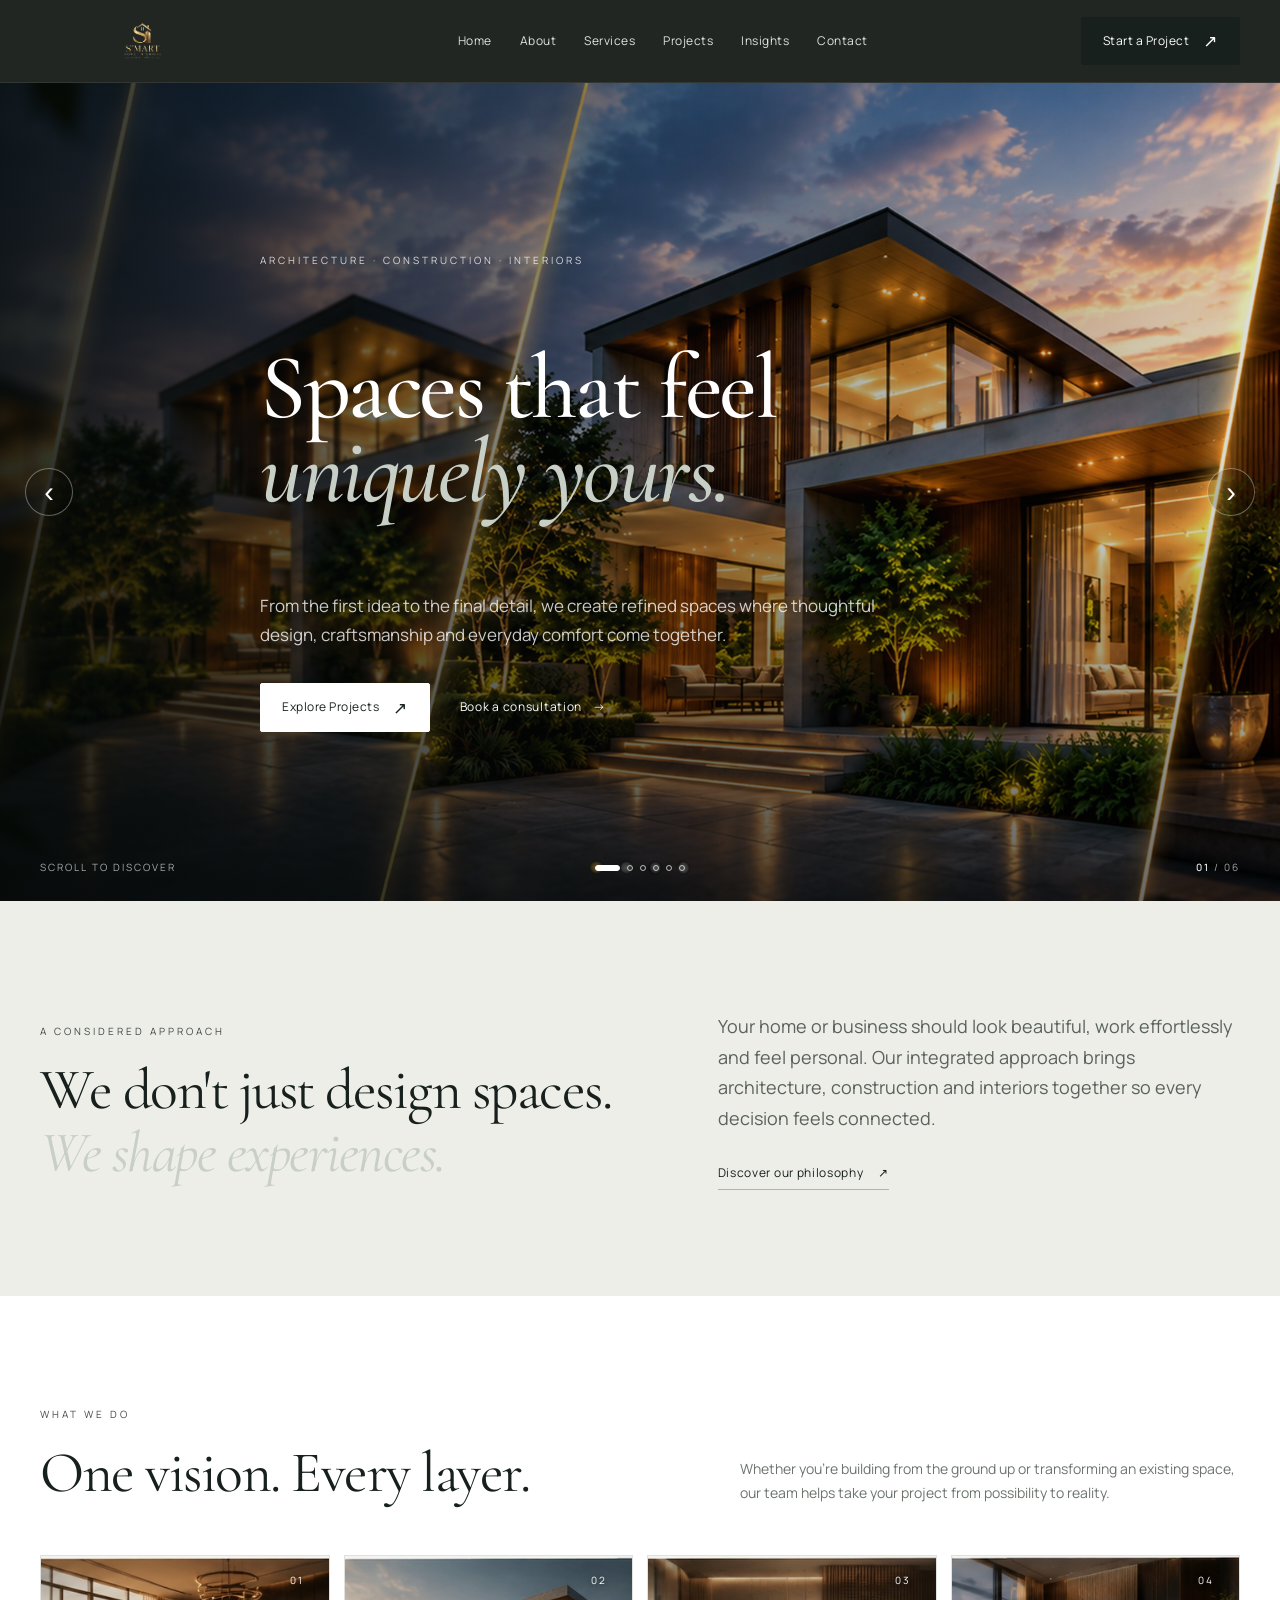
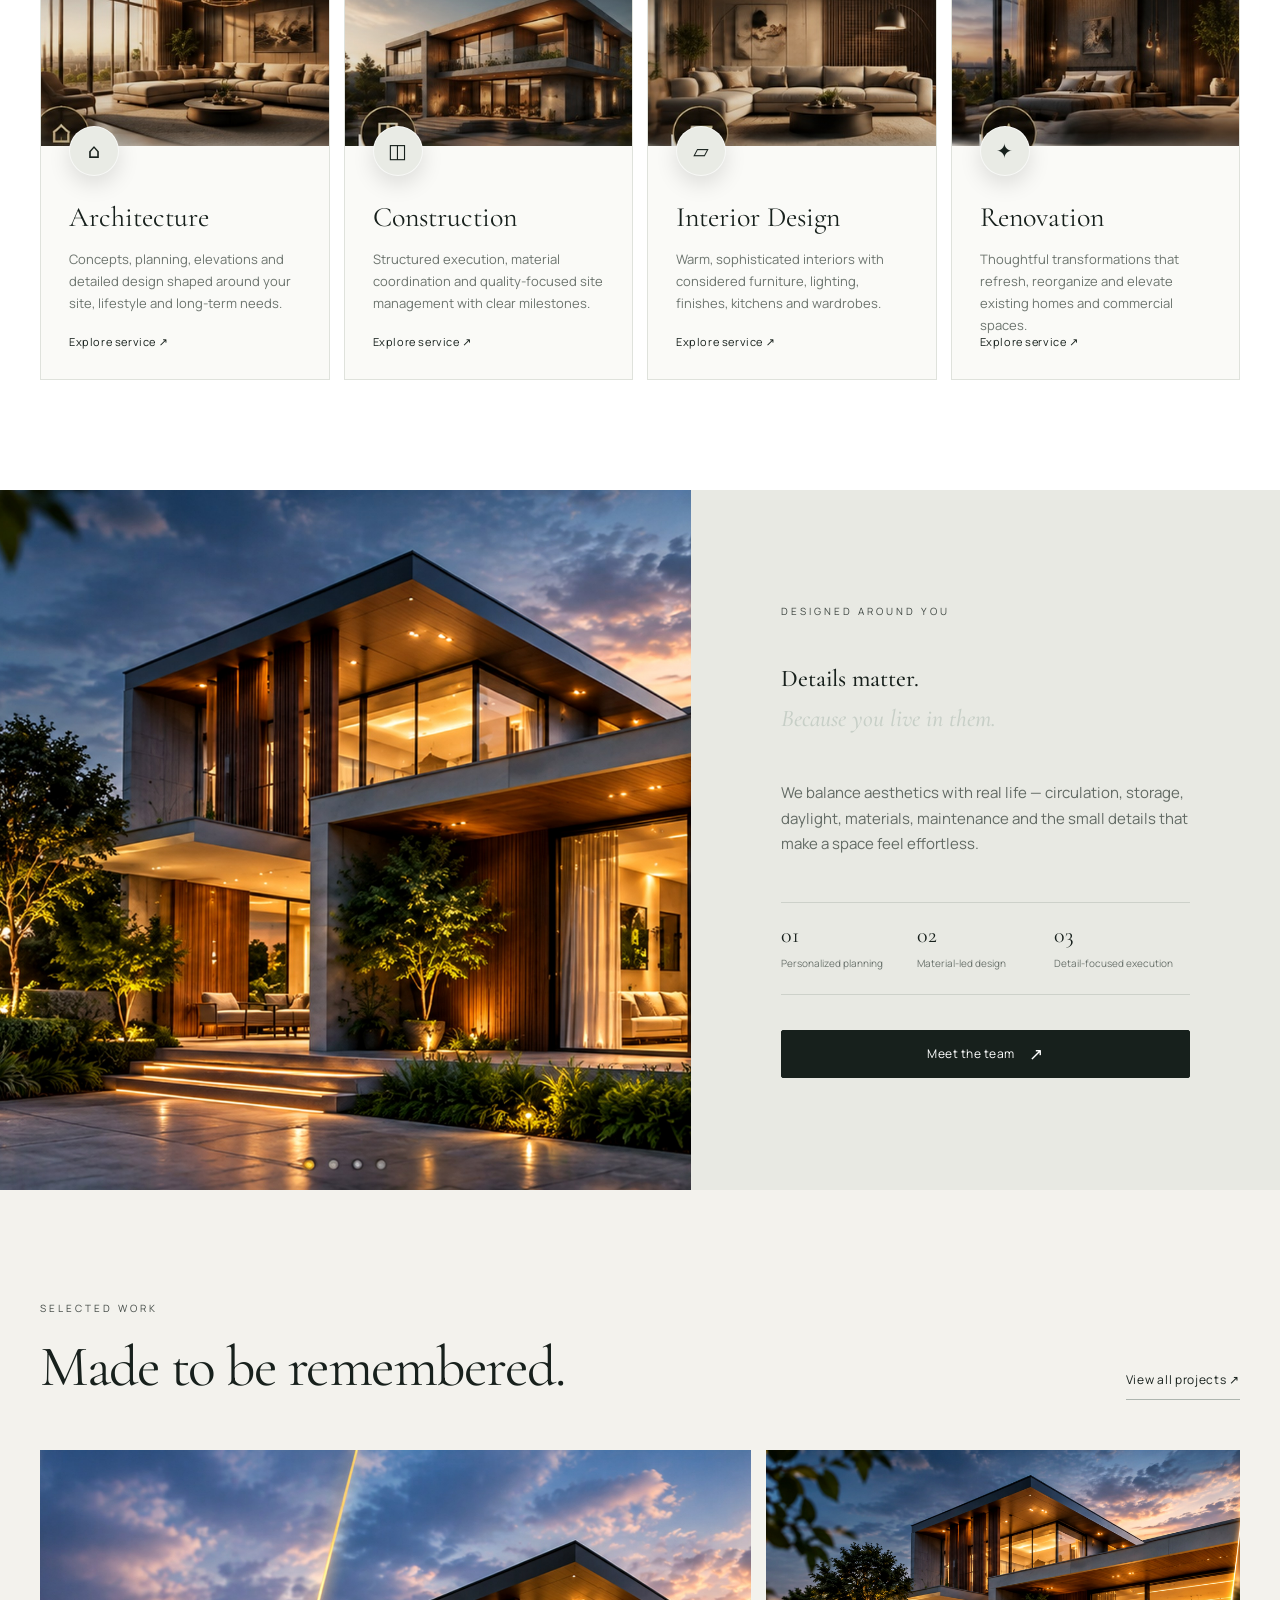
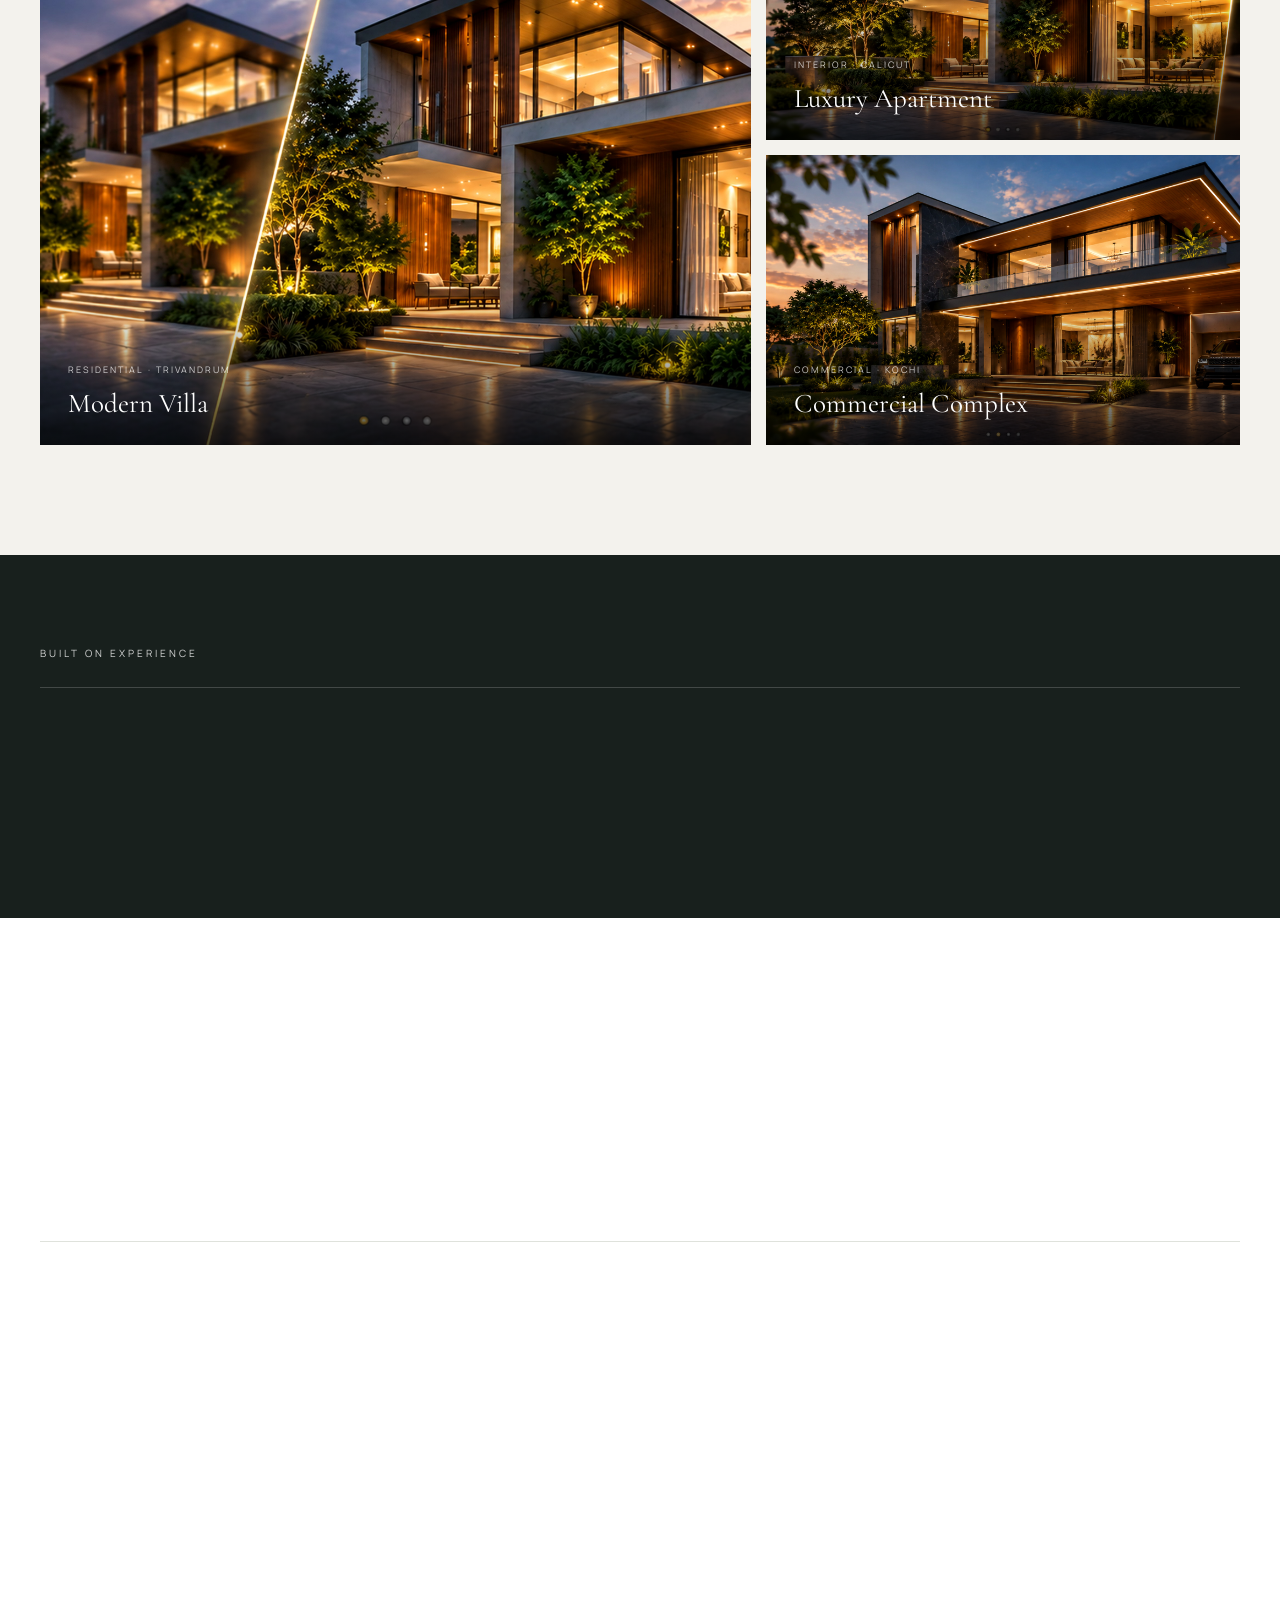
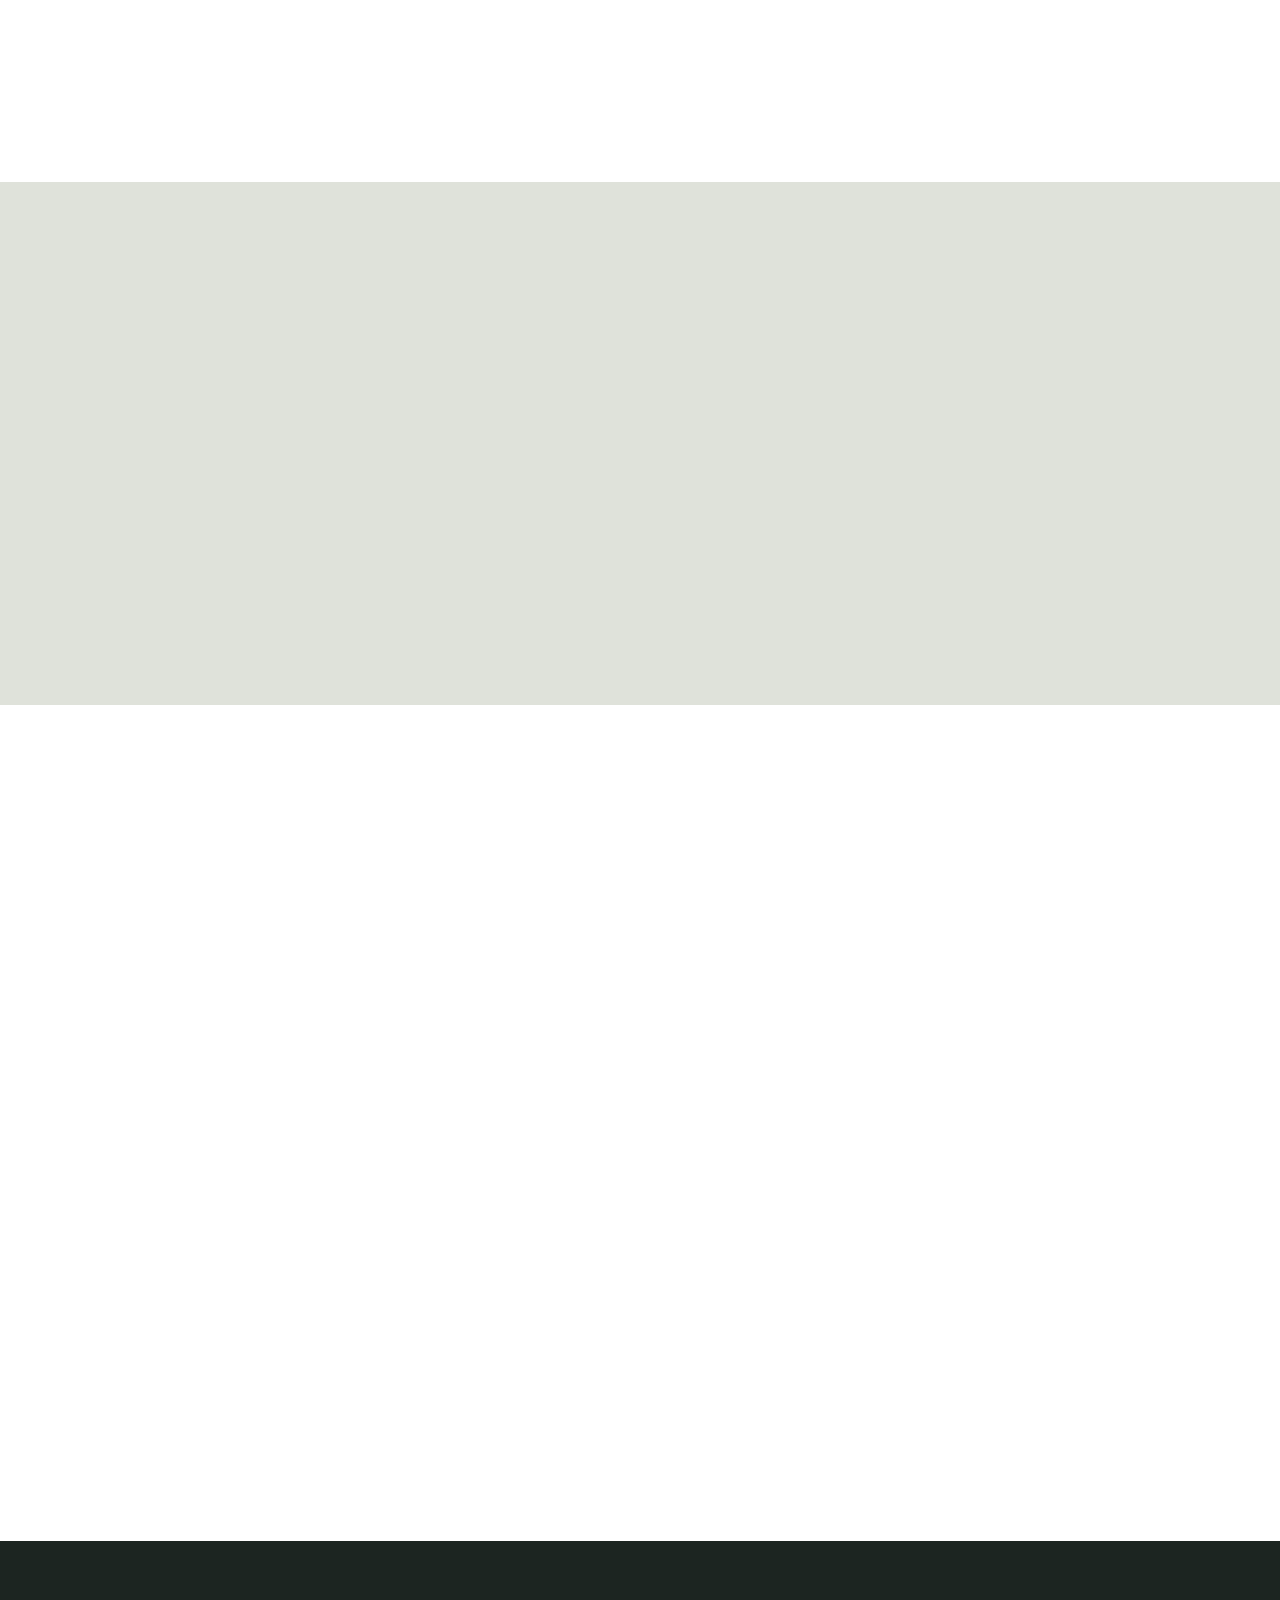
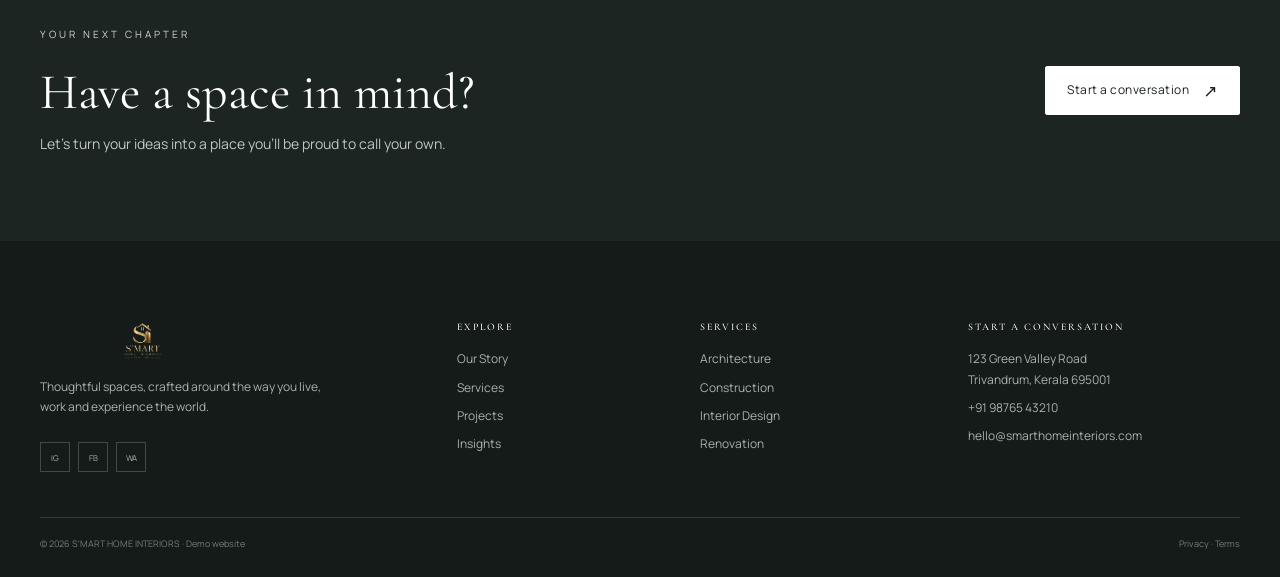
<file: index.html>
<!doctype html><html lang="en"><head><meta charset="utf-8"><meta name="viewport" content="width=device-width,initial-scale=1"><title>S'MART HOME INTERIORS | Architecture · Construction · Interiors</title><meta name="description" content="Premium architecture, construction and interior design solutions by S'MART HOME INTERIORS."><link rel="stylesheet" href="styles.css"></head><body><header><div class="container nav"><a class="brand-logo" href="index.html"><img src="assets/trishan-logo.png" alt="S'MART HOME INTERIORS"></a><nav class="links"><a href="index.html">Home</a><a href="about.html">About</a><a href="services.html">Services</a><a href="projects.html">Projects</a><a href="blog.html">Insights</a><a href="contact.html">Contact</a></nav><a class="btn nav-cta" href="contact.html">Start a Project <span>↗</span></a><button class="menu" aria-label="Open menu">☰</button></div></header>
<main>
<section class="hero hero-slider"><div class="hero-slides">
<div class="hero-slide is-active"><img src="assets/hero-1.jpg" alt="Contemporary luxury villa exterior"></div><div class="hero-slide"><img src="assets/hero-2.jpg" alt="Luxury villa at dusk"></div><div class="hero-slide"><img src="assets/hero-3.jpg" alt="Premium modern residence"></div><div class="hero-slide"><img src="assets/hero-4.jpg" alt="High-end architectural residence"></div><div class="hero-slide"><img src="assets/hero-2.png" alt="Contemporary luxury residence"></div><div class="hero-slide"><img src="assets/hero-3.png" alt="Premium architectural exterior"></div></div><div class="hero-shade"></div>
<div class="container hero-content"><div class="eyebrow">Architecture · Construction · Interiors</div><h1>Spaces that feel<br><em>uniquely yours.</em></h1><p>From the first idea to the final detail, we create refined spaces where thoughtful design, craftsmanship and everyday comfort come together.</p><div class="actions"><a class="btn light" href="projects.html">Explore Projects <span>↗</span></a><a class="text-link light-link" href="contact.html">Book a consultation <span>→</span></a></div></div>
<div class="hero-bottom container"><span>Scroll to discover</span><span class="hero-count"><b>01</b> / 06</span></div><button class="hero-control hero-prev" aria-label="Previous image">‹</button><button class="hero-control hero-next" aria-label="Next image">›</button><div class="hero-dots"><button class="is-active"></button><button></button><button></button><button></button><button></button><button></button></div></section>

<section class="section intro"><div class="container intro-grid"><div><div class="eyebrow">A considered approach</div><h2>We don't just design spaces.<br><em>We shape experiences.</em></h2></div><div><p class="lead">Your home or business should look beautiful, work effortlessly and feel personal. Our integrated approach brings architecture, construction and interiors together so every decision feels connected.</p><a class="arrow-link" href="about.html">Discover our philosophy <span>↗</span></a></div></div></section>

<section class="section white services-home"><div class="container"><div class="section-head"><div><div class="eyebrow">What we do</div><h2>One vision. Every layer.</h2></div><p>Whether you're building from the ground up or transforming an existing space, our team helps take your project from possibility to reality.</p></div><div class="service-grid">
<a class="service-card" href="services.html"><div class="service-image"><img src="assets/service-architecture.jpg" alt="Luxury architecture project"></div><span class="service-num">01</span><div class="icon">⌂</div><h3>Architecture</h3><p>Concepts, planning, elevations and detailed design shaped around your site, lifestyle and long-term needs.</p><span class="card-arrow">Explore service ↗</span></a>
<a class="service-card" href="services.html"><div class="service-image"><img src="assets/service-construction.jpg" alt="Luxury residential construction project"></div><span class="service-num">02</span><div class="icon">◫</div><h3>Construction</h3><p>Structured execution, material coordination and quality-focused site management with clear milestones.</p><span class="card-arrow">Explore service ↗</span></a>
<a class="service-card" href="services.html"><div class="service-image"><img src="assets/service-interior.jpg" alt="Luxury interior design project"></div><span class="service-num">03</span><div class="icon">▱</div><h3>Interior Design</h3><p>Warm, sophisticated interiors with considered furniture, lighting, finishes, kitchens and wardrobes.</p><span class="card-arrow">Explore service ↗</span></a>
<a class="service-card" href="services.html"><div class="service-image"><img src="assets/service-renovation.jpg" alt="Luxury bedroom renovation project"></div><span class="service-num">04</span><div class="icon">✦</div><h3>Renovation</h3><p>Thoughtful transformations that refresh, reorganize and elevate existing homes and commercial spaces.</p><span class="card-arrow">Explore service ↗</span></a>
</div></div></section>

<section class="image-feature"><div class="feature-image"><img src="assets/interior.jpg" alt="Sophisticated interior designed by S'MART HOME INTERIORS"></div><div class="feature-copy"><div class="eyebrow">Designed around you</div><h2>Details matter.<br><em>Because you live in them.</em></h2><p>We balance aesthetics with real life — circulation, storage, daylight, materials, maintenance and the small details that make a space feel effortless.</p><div class="mini-points"><div><strong>01</strong><span>Personalized planning</span></div><div><strong>02</strong><span>Material-led design</span></div><div><strong>03</strong><span>Detail-focused execution</span></div></div><a class="btn" href="about.html">Meet the team <span>↗</span></a></div></section>

<section class="section portfolio"><div class="container"><div class="section-head"><div><div class="eyebrow">Selected work</div><h2>Made to be remembered.</h2></div><a class="arrow-link" href="projects.html">View all projects ↗</a></div><div class="project-mosaic"><a class="project-tile large" href="project.html"><img src="assets/villa.jpg" alt="Modern villa"><div class="project-overlay"><span>Residential · Trivandrum</span><h3>Modern Villa</h3></div></a><a class="project-tile" href="project.html"><img src="assets/living.jpg" alt="Luxury apartment interior"><div class="project-overlay"><span>Interior · Calicut</span><h3>Luxury Apartment</h3></div></a><a class="project-tile" href="project.html"><img src="assets/commercial.jpg" alt="Commercial project"><div class="project-overlay"><span>Commercial · Kochi</span><h3>Commercial Complex</h3></div></a></div></div></section>

<section class="section dark stats-section"><div class="container"><div class="eyebrow">Built on experience</div><div class="stats"><div class="stat"><strong>12<span>+</span></strong><small>Years of experience</small></div><div class="stat"><strong>150<span>+</span></strong><small>Projects completed</small></div><div class="stat"><strong>80<span>+</span></strong><small>Happy clients</small></div><div class="stat"><strong>5</strong><small>Recognitions</small></div></div></div></section>

<section class="section process"><div class="container"><div class="section-head"><div><div class="eyebrow">How we work</div><h2>A smoother journey,<br>from idea to handover.</h2></div><p>Good design is also good communication. We keep every stage clear, collaborative and intentional.</p></div><div class="process-grid"><div><div class="process-image"><img src="assets/service-architecture.jpg" alt="Architectural concept and discovery"></div><div class="process-copy"><span>01</span><h3>Discover</h3><p>We understand your brief, lifestyle, site, aspirations and practical requirements.</p></div></div><div><div class="process-image"><img src="assets/service-interior.jpg" alt="Interior design concept and planning"></div><div class="process-copy"><span>02</span><h3>Design</h3><p>Ideas become plans, materials, visuals and a clear design direction you can confidently approve.</p></div></div><div><div class="process-image"><img src="assets/service-construction.jpg" alt="Construction and project execution"></div><div class="process-copy"><span>03</span><h3>Build</h3><p>Our execution is coordinated around quality, timelines, materials and consistent communication.</p></div></div><div><div class="process-image"><img src="assets/service-renovation.jpg" alt="Completed interior ready for handover"></div><div class="process-copy"><span>04</span><h3>Handover</h3><p>The final details come together and your new space is ready to live, work and enjoy.</p></div></div></div></div></section>

<section class="testimonial"><div class="container testimonial-inner"><div class="eyebrow">Client perspective</div><blockquote>“They listened to what we wanted, improved the idea and paid attention to every detail. The final space feels like us.”</blockquote><div class="testimonial-meta"><span>— Anitha Suresh</span><small>Homeowner · Trivandrum</small></div></div></section>

<section class="section white insights"><div class="container"><div class="section-head"><div><div class="eyebrow">Journal</div><h2>Ideas for better spaces.</h2></div><a class="arrow-link" href="blog.html">View all insights ↗</a></div><div class="grid3"><a class="article-card" href="article.html"><img src="assets/villa.jpg" alt=""><div class="article-body"><span>Construction · 6 min read</span><h3>How to plan a home project without surprises</h3><p>A practical way to organize budget, decisions and timelines before work begins.</p></div></a><a class="article-card" href="article.html"><img src="assets/commercial.jpg" alt=""><div class="article-body"><span>Architecture · 4 min read</span><h3>What makes a good design brief?</h3><p>The questions worth answering before the first drawing is made.</p></div></a><a class="article-card" href="article.html"><img src="assets/living.jpg" alt=""><div class="article-body"><span>Interiors · 5 min read</span><h3>Choosing finishes that age beautifully</h3><p>How to balance trends, durability and a timeless material palette.</p></div></a></div></div></section>

<section class="cta-banner"><div class="container"><div><div class="eyebrow">Your next chapter</div><h2>Have a space in mind?</h2><p>Let's turn your ideas into a place you'll be proud to call your own.</p></div><a class="btn light" href="contact.html">Start a conversation <span>↗</span></a></div></section>
</main><footer><div class="container footer-grid"><div class="footer-brand"><a class="brand-logo" href="index.html"><img src="assets/trishan-logo.png" alt="S'MART HOME INTERIORS"></a><p>Thoughtful spaces, crafted around the way you live, work and experience the world.</p><div class="socials"><a href="contact.html" aria-label="Instagram">IG</a><a href="contact.html" aria-label="Facebook">FB</a><a href="contact.html" aria-label="WhatsApp">WA</a></div></div><div><h4>Explore</h4><a href="about.html">Our Story</a><a href="services.html">Services</a><a href="projects.html">Projects</a><a href="blog.html">Insights</a></div><div><h4>Services</h4><a href="services.html">Architecture</a><a href="services.html">Construction</a><a href="services.html">Interior Design</a><a href="services.html">Renovation</a></div><div><h4>Start a conversation</h4><p>123 Green Valley Road<br>Trivandrum, Kerala 695001</p><a href="tel:+919876543210">+91 98765 43210</a><a href="mailto:hello@smarthomeinteriors.com">hello@smarthomeinteriors.com</a></div></div><div class="container copyright"><span>© 2026 S'MART HOME INTERIORS · Demo website</span><span>Privacy · Terms</span></div></footer><script src="script.js"></script></body></html>
</file>
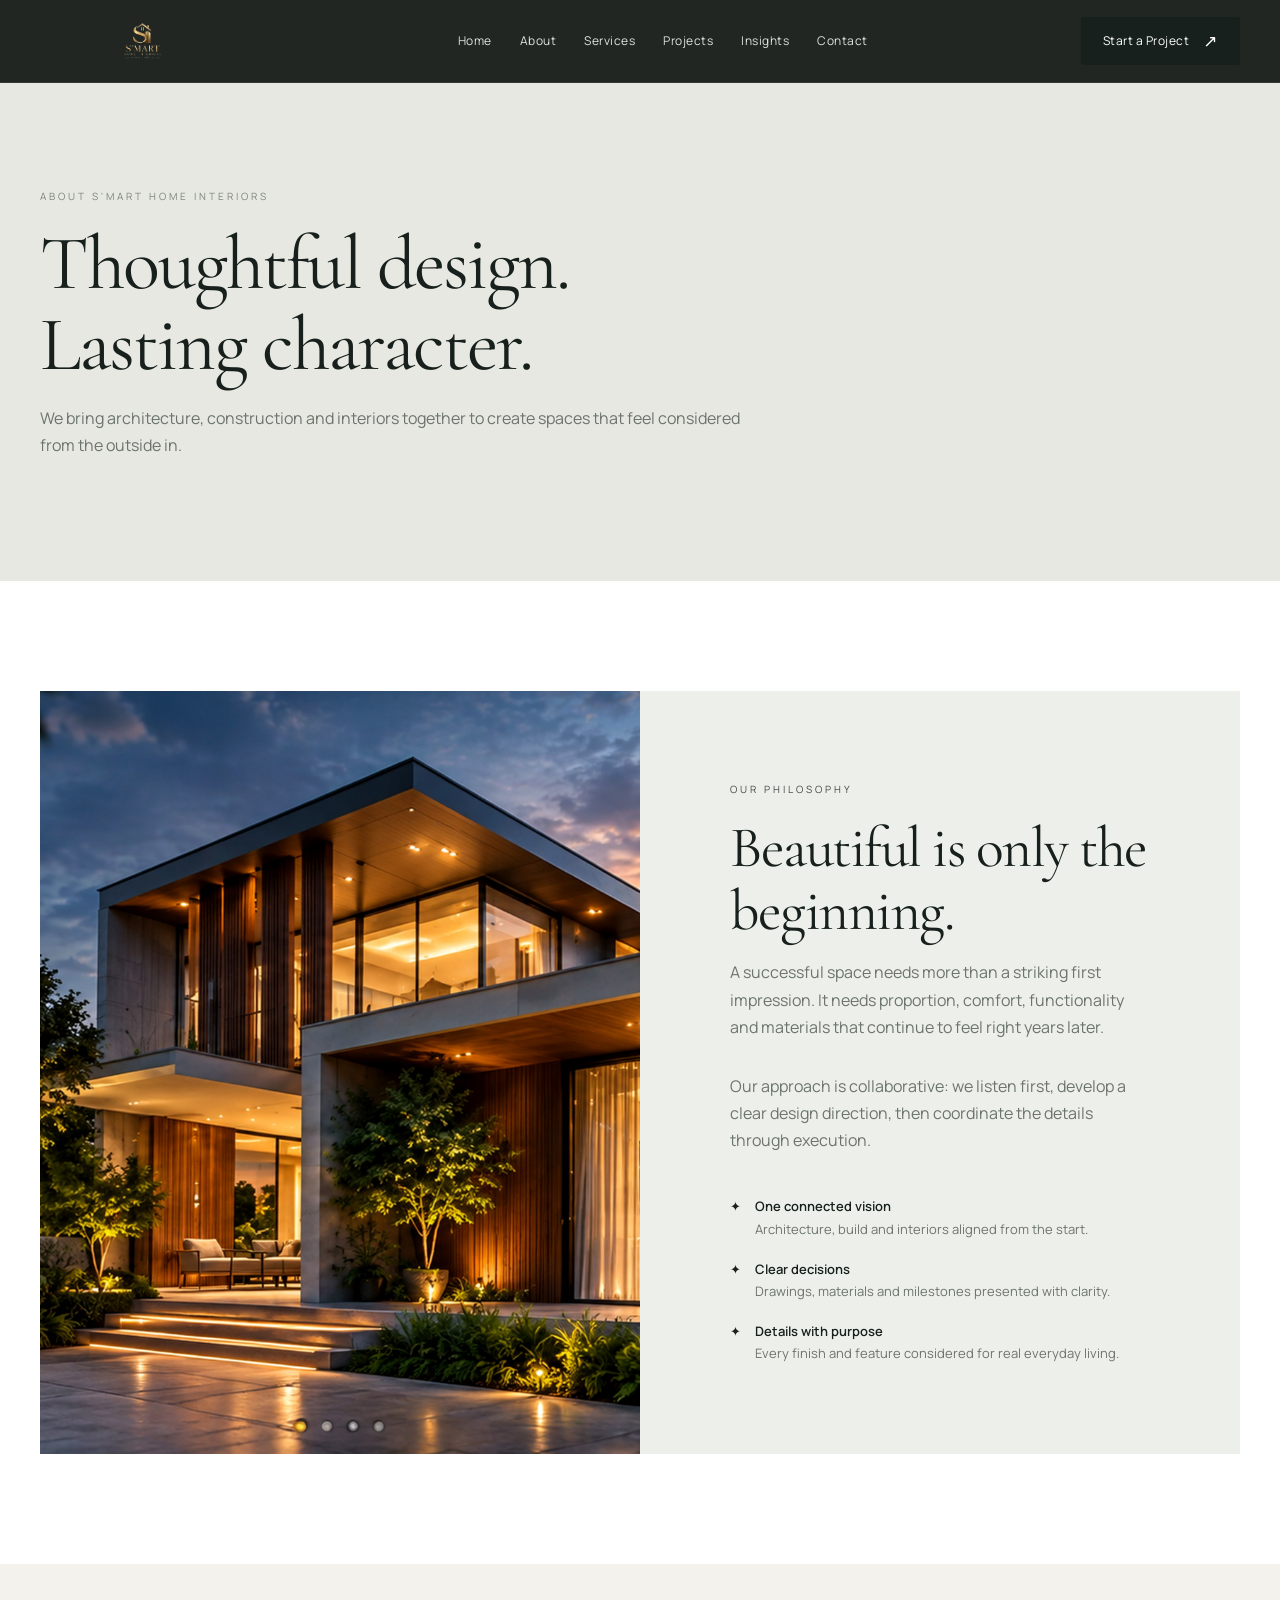
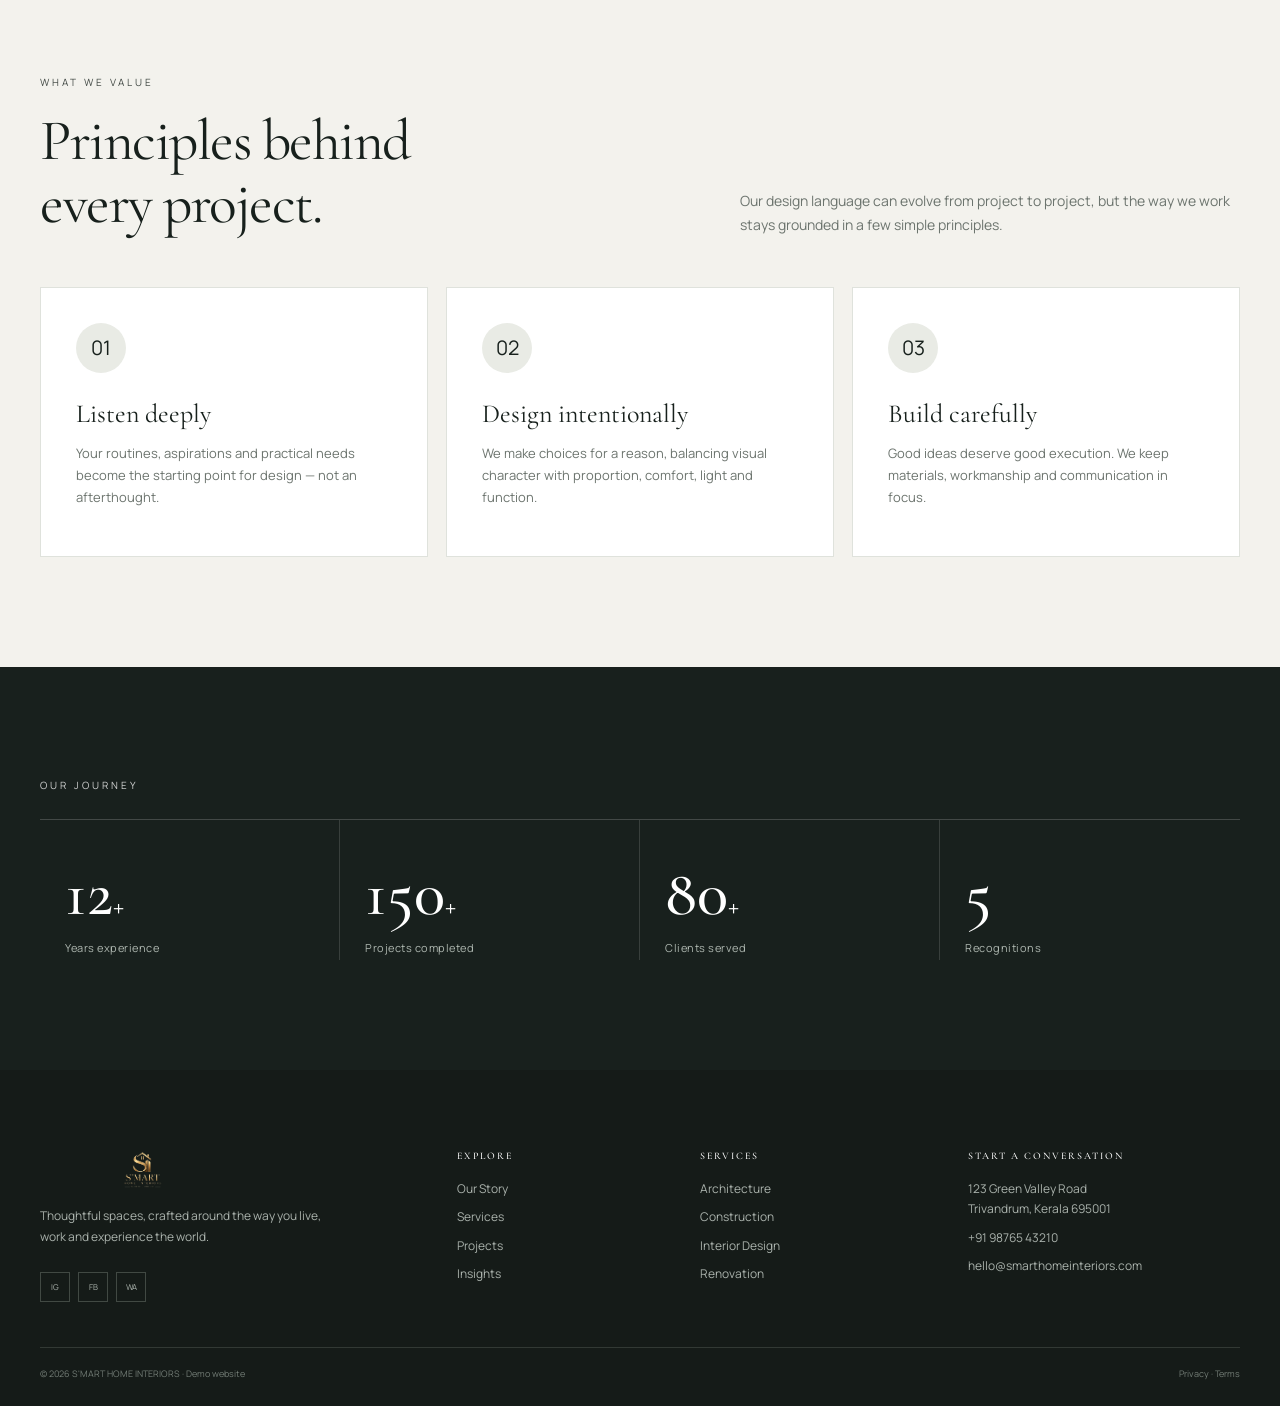
<file: about.html>
<!doctype html><html lang="en"><head><meta charset="utf-8"><meta name="viewport" content="width=device-width,initial-scale=1"><title>About | S'MART HOME INTERIORS</title><meta name="description" content="S'MART HOME INTERIORS — architecture, construction and interior design."><link rel="stylesheet" href="styles.css"></head><body><header><div class="container nav"><a class="brand-logo" href="index.html"><img src="assets/trishan-logo.png" alt="S'MART HOME INTERIORS"></a><nav class="links"><a href="index.html">Home</a><a href="about.html">About</a><a href="services.html">Services</a><a href="projects.html">Projects</a><a href="blog.html">Insights</a><a href="contact.html">Contact</a></nav><a class="btn nav-cta" href="contact.html">Start a Project <span>↗</span></a><button class="menu" aria-label="Open menu">☰</button></div></header><main><section class="page-hero"><div class="container"><div class="eyebrow">About S'MART HOME INTERIORS</div><h1>Thoughtful design.<br>Lasting character.</h1><p>We bring architecture, construction and interiors together to create spaces that feel considered from the outside in.</p></div></section>
<section class="section white"><div class="container split"><img src="assets/interior.jpg" alt="S'MART HOME INTERIORS luxury interior"><div class="split-copy"><div class="eyebrow">Our philosophy</div><h2>Beautiful is only the beginning.</h2><p>A successful space needs more than a striking first impression. It needs proportion, comfort, functionality and materials that continue to feel right years later.</p><p>Our approach is collaborative: we listen first, develop a clear design direction, then coordinate the details through execution.</p><div class="checks"><div class="check">✦ <span><b>One connected vision</b>Architecture, build and interiors aligned from the start.</span></div><div class="check">✦ <span><b>Clear decisions</b>Drawings, materials and milestones presented with clarity.</span></div><div class="check">✦ <span><b>Details with purpose</b>Every finish and feature considered for real everyday living.</span></div></div></div></div></section>
<section class="section"><div class="container"><div class="section-head"><div><div class="eyebrow">What we value</div><h2>Principles behind<br>every project.</h2></div><p>Our design language can evolve from project to project, but the way we work stays grounded in a few simple principles.</p></div><div class="grid3"><article class="service"><div class="icon">01</div><h3>Listen deeply</h3><p>Your routines, aspirations and practical needs become the starting point for design — not an afterthought.</p></article><article class="service"><div class="icon">02</div><h3>Design intentionally</h3><p>We make choices for a reason, balancing visual character with proportion, comfort, light and function.</p></article><article class="service"><div class="icon">03</div><h3>Build carefully</h3><p>Good ideas deserve good execution. We keep materials, workmanship and communication in focus.</p></article></div></div></section>
<section class="section dark"><div class="container"><div class="eyebrow">Our journey</div><div class="stats"><div class="stat"><strong>12<span>+</span></strong><small>Years experience</small></div><div class="stat"><strong>150<span>+</span></strong><small>Projects completed</small></div><div class="stat"><strong>80<span>+</span></strong><small>Clients served</small></div><div class="stat"><strong>5</strong><small>Recognitions</small></div></div></div></section></main><footer><div class="container footer-grid"><div class="footer-brand"><a class="brand-logo" href="index.html"><img src="assets/trishan-logo.png" alt="S'MART HOME INTERIORS"></a><p>Thoughtful spaces, crafted around the way you live, work and experience the world.</p><div class="socials"><a href="contact.html" aria-label="Instagram">IG</a><a href="contact.html" aria-label="Facebook">FB</a><a href="contact.html" aria-label="WhatsApp">WA</a></div></div><div><h4>Explore</h4><a href="about.html">Our Story</a><a href="services.html">Services</a><a href="projects.html">Projects</a><a href="blog.html">Insights</a></div><div><h4>Services</h4><a href="services.html">Architecture</a><a href="services.html">Construction</a><a href="services.html">Interior Design</a><a href="services.html">Renovation</a></div><div><h4>Start a conversation</h4><p>123 Green Valley Road<br>Trivandrum, Kerala 695001</p><a href="tel:+919876543210">+91 98765 43210</a><a href="mailto:hello@smarthomeinteriors.com">hello@smarthomeinteriors.com</a></div></div><div class="container copyright"><span>© 2026 S'MART HOME INTERIORS · Demo website</span><span>Privacy · Terms</span></div></footer><script src="script.js"></script></body></html>
</file>
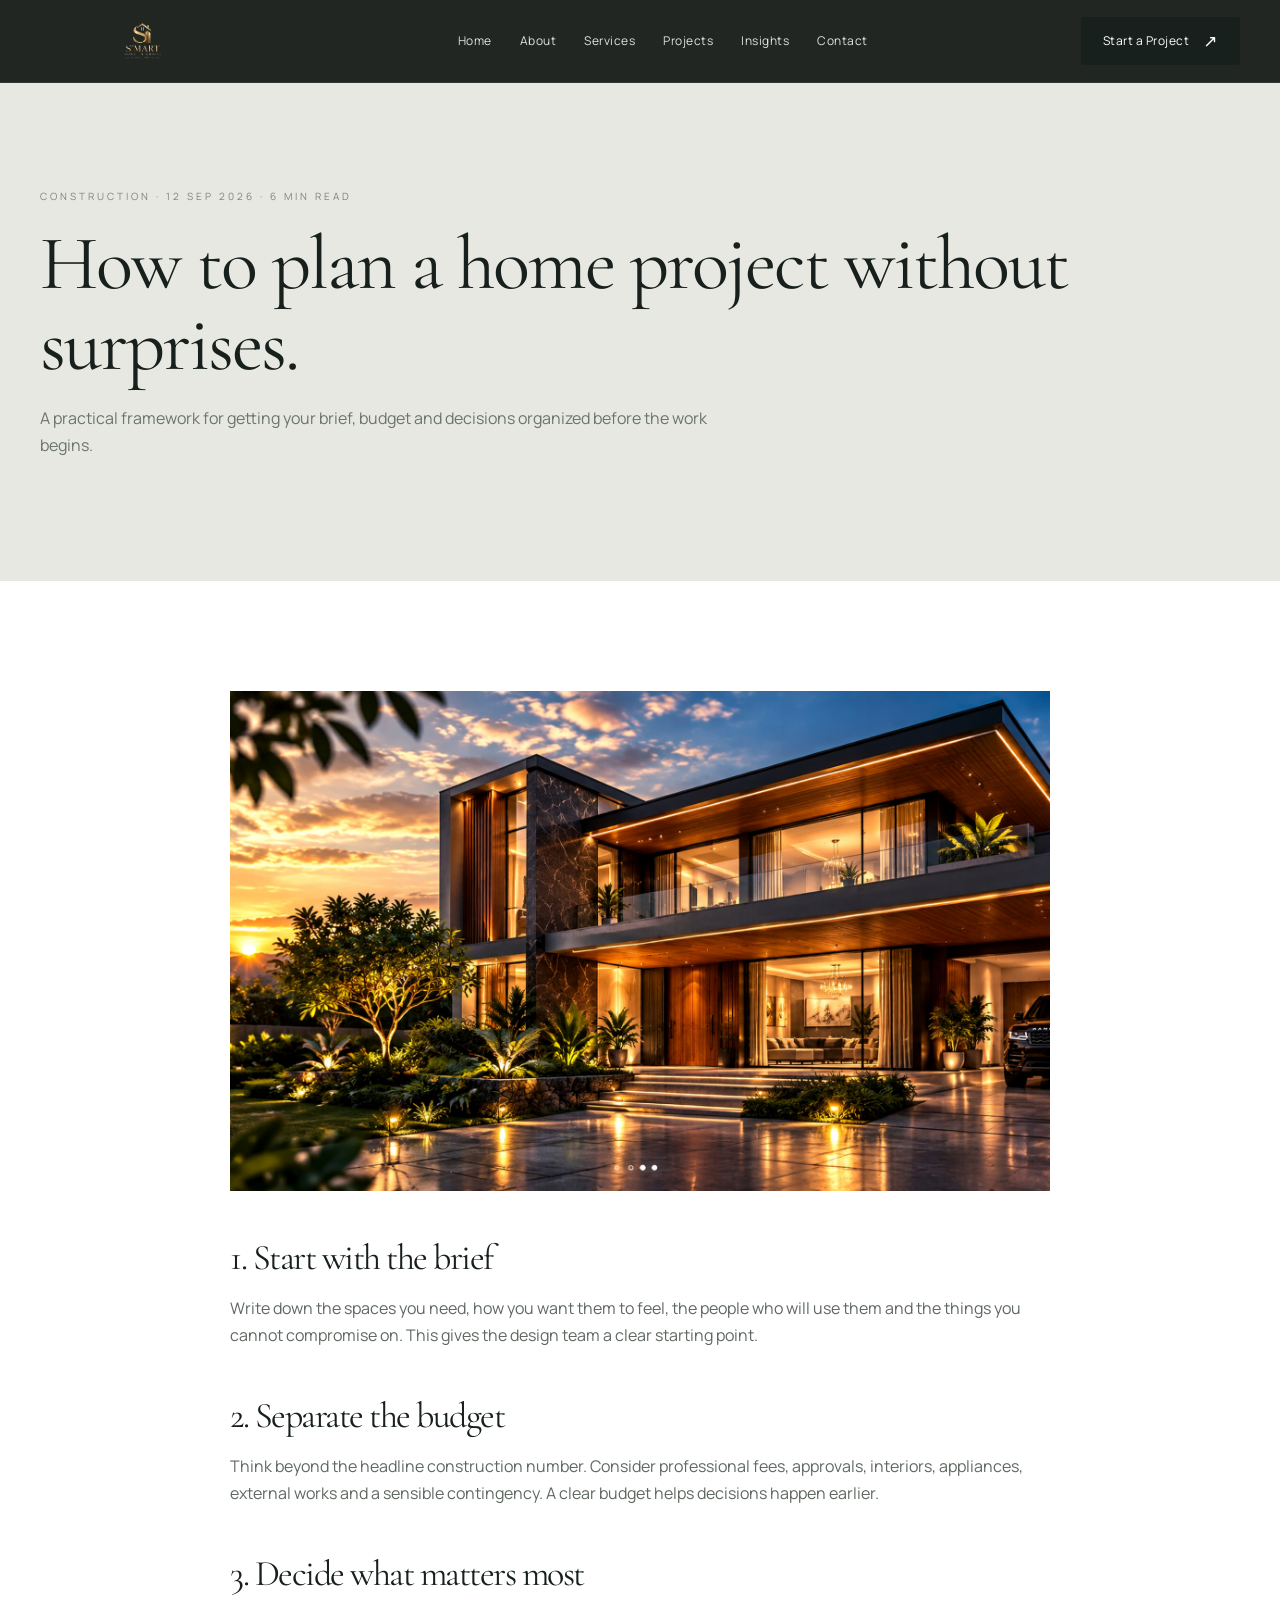
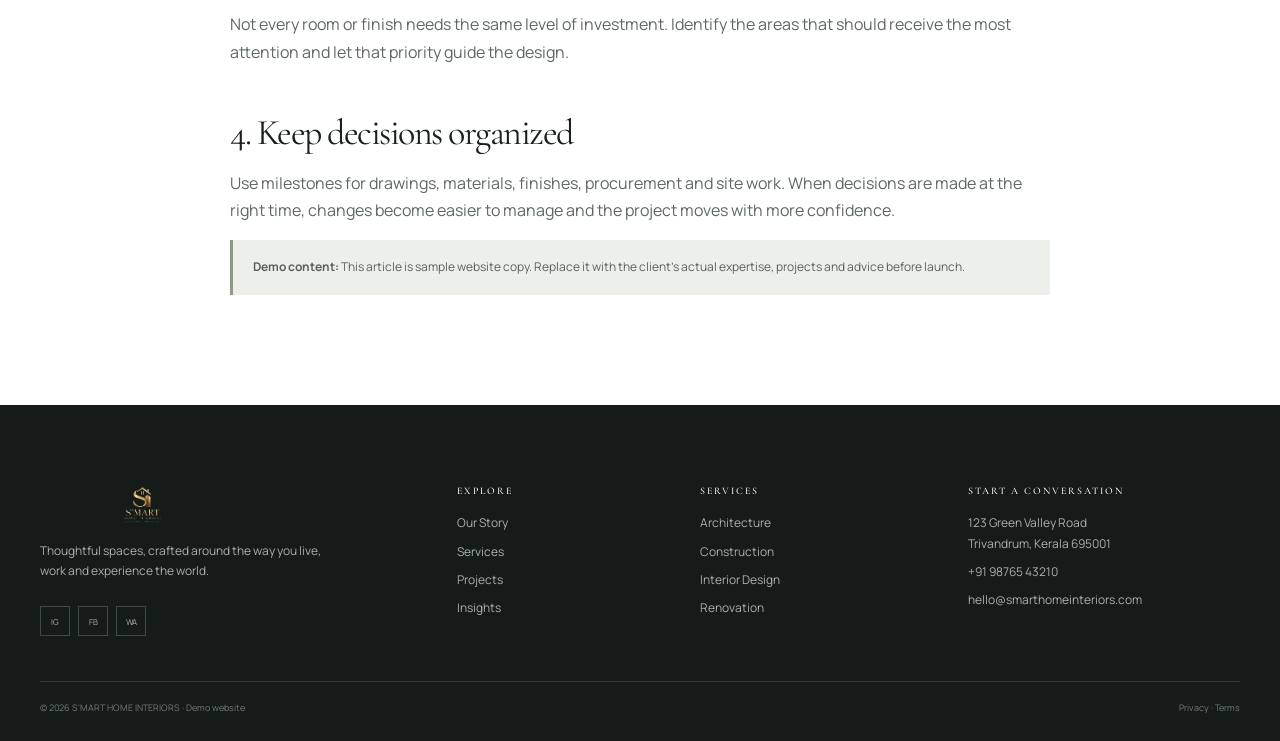
<file: article.html>
<!doctype html><html lang="en"><head><meta charset="utf-8"><meta name="viewport" content="width=device-width,initial-scale=1"><title>Article | S'MART HOME INTERIORS</title><meta name="description" content="S'MART HOME INTERIORS — architecture, construction and interior design."><link rel="stylesheet" href="styles.css"></head><body><header><div class="container nav"><a class="brand-logo" href="index.html"><img src="assets/trishan-logo.png" alt="S'MART HOME INTERIORS"></a><nav class="links"><a href="index.html">Home</a><a href="about.html">About</a><a href="services.html">Services</a><a href="projects.html">Projects</a><a href="blog.html">Insights</a><a href="contact.html">Contact</a></nav><a class="btn nav-cta" href="contact.html">Start a Project <span>↗</span></a><button class="menu" aria-label="Open menu">☰</button></div></header><main><section class="page-hero"><div class="container"><div class="eyebrow">Construction · 12 Sep 2026 · 6 min read</div><h1>How to plan a home project without surprises.</h1><p>A practical framework for getting your brief, budget and decisions organized before the work begins.</p></div></section>
<section class="section white"><div class="container article-layout"><img src="assets/hero.jpg" alt="Modern home project"><h2>1. Start with the brief</h2><p>Write down the spaces you need, how you want them to feel, the people who will use them and the things you cannot compromise on. This gives the design team a clear starting point.</p><h2>2. Separate the budget</h2><p>Think beyond the headline construction number. Consider professional fees, approvals, interiors, appliances, external works and a sensible contingency. A clear budget helps decisions happen earlier.</p><h2>3. Decide what matters most</h2><p>Not every room or finish needs the same level of investment. Identify the areas that should receive the most attention and let that priority guide the design.</p><h2>4. Keep decisions organized</h2><p>Use milestones for drawings, materials, finishes, procurement and site work. When decisions are made at the right time, changes become easier to manage and the project moves with more confidence.</p><div class="notice"><b>Demo content:</b> This article is sample website copy. Replace it with the client's actual expertise, projects and advice before launch.</div></div></section></main><footer><div class="container footer-grid"><div class="footer-brand"><a class="brand-logo" href="index.html"><img src="assets/trishan-logo.png" alt="S'MART HOME INTERIORS"></a><p>Thoughtful spaces, crafted around the way you live, work and experience the world.</p><div class="socials"><a href="contact.html" aria-label="Instagram">IG</a><a href="contact.html" aria-label="Facebook">FB</a><a href="contact.html" aria-label="WhatsApp">WA</a></div></div><div><h4>Explore</h4><a href="about.html">Our Story</a><a href="services.html">Services</a><a href="projects.html">Projects</a><a href="blog.html">Insights</a></div><div><h4>Services</h4><a href="services.html">Architecture</a><a href="services.html">Construction</a><a href="services.html">Interior Design</a><a href="services.html">Renovation</a></div><div><h4>Start a conversation</h4><p>123 Green Valley Road<br>Trivandrum, Kerala 695001</p><a href="tel:+919876543210">+91 98765 43210</a><a href="mailto:hello@smarthomeinteriors.com">hello@smarthomeinteriors.com</a></div></div><div class="container copyright"><span>© 2026 S'MART HOME INTERIORS · Demo website</span><span>Privacy · Terms</span></div></footer><script src="script.js"></script></body></html>
</file>
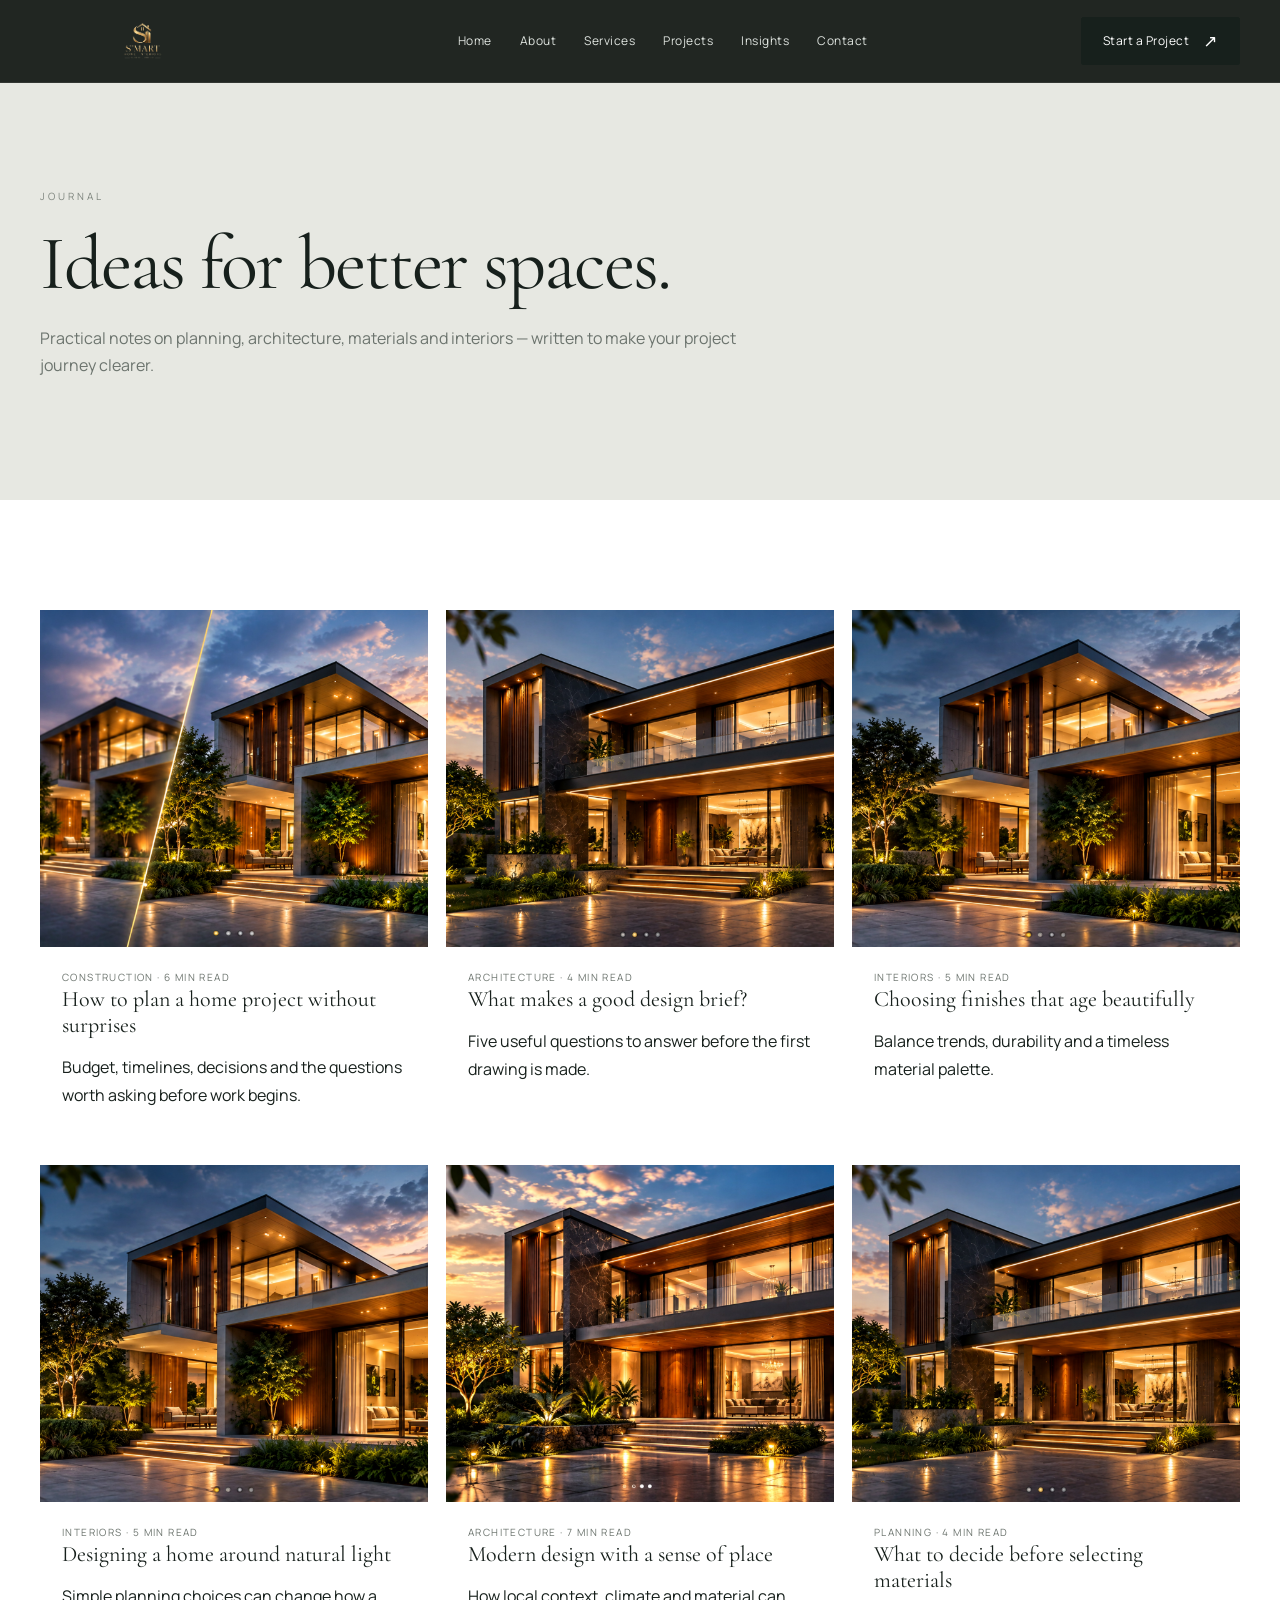
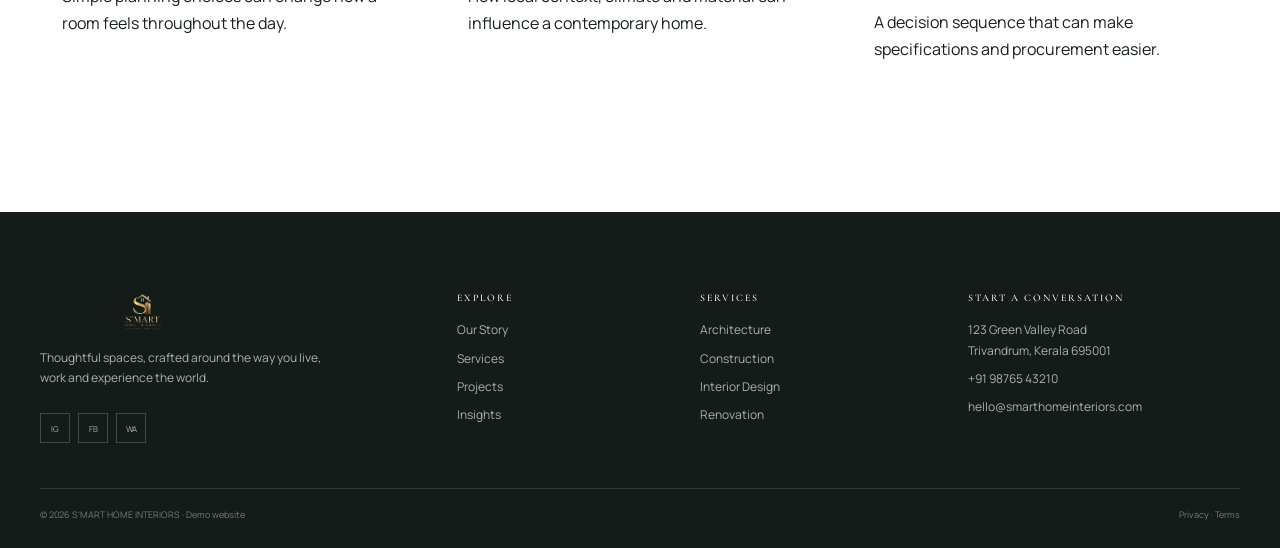
<file: blog.html>
<!doctype html><html lang="en"><head><meta charset="utf-8"><meta name="viewport" content="width=device-width,initial-scale=1"><title>Insights | S'MART HOME INTERIORS</title><meta name="description" content="S'MART HOME INTERIORS — architecture, construction and interior design."><link rel="stylesheet" href="styles.css"></head><body><header><div class="container nav"><a class="brand-logo" href="index.html"><img src="assets/trishan-logo.png" alt="S'MART HOME INTERIORS"></a><nav class="links"><a href="index.html">Home</a><a href="about.html">About</a><a href="services.html">Services</a><a href="projects.html">Projects</a><a href="blog.html">Insights</a><a href="contact.html">Contact</a></nav><a class="btn nav-cta" href="contact.html">Start a Project <span>↗</span></a><button class="menu" aria-label="Open menu">☰</button></div></header><main><section class="page-hero"><div class="container"><div class="eyebrow">Journal</div><h1>Ideas for better spaces.</h1><p>Practical notes on planning, architecture, materials and interiors — written to make your project journey clearer.</p></div></section>
<section class="section white"><div class="container"><div class="grid3">
<a class="card" href="article.html"><img src="assets/villa.jpg" alt=""><div class="card-body"><div class="meta">Construction · 6 min read</div><h3>How to plan a home project without surprises</h3><p>Budget, timelines, decisions and the questions worth asking before work begins.</p></div></a>
<a class="card" href="article.html"><img src="assets/commercial.jpg" alt=""><div class="card-body"><div class="meta">Architecture · 4 min read</div><h3>What makes a good design brief?</h3><p>Five useful questions to answer before the first drawing is made.</p></div></a>
<a class="card" href="article.html"><img src="assets/living.jpg" alt=""><div class="card-body"><div class="meta">Interiors · 5 min read</div><h3>Choosing finishes that age beautifully</h3><p>Balance trends, durability and a timeless material palette.</p></div></a>
<a class="card" href="article.html"><img src="assets/interior.jpg" alt=""><div class="card-body"><div class="meta">Interiors · 5 min read</div><h3>Designing a home around natural light</h3><p>Simple planning choices can change how a room feels throughout the day.</p></div></a>
<a class="card" href="article.html"><img src="assets/traditional.jpg" alt=""><div class="card-body"><div class="meta">Architecture · 7 min read</div><h3>Modern design with a sense of place</h3><p>How local context, climate and material can influence a contemporary home.</p></div></a>
<a class="card" href="article.html"><img src="assets/hero-4.jpg" alt=""><div class="card-body"><div class="meta">Planning · 4 min read</div><h3>What to decide before selecting materials</h3><p>A decision sequence that can make specifications and procurement easier.</p></div></a>
</div></div></section></main><footer><div class="container footer-grid"><div class="footer-brand"><a class="brand-logo" href="index.html"><img src="assets/trishan-logo.png" alt="S'MART HOME INTERIORS"></a><p>Thoughtful spaces, crafted around the way you live, work and experience the world.</p><div class="socials"><a href="contact.html" aria-label="Instagram">IG</a><a href="contact.html" aria-label="Facebook">FB</a><a href="contact.html" aria-label="WhatsApp">WA</a></div></div><div><h4>Explore</h4><a href="about.html">Our Story</a><a href="services.html">Services</a><a href="projects.html">Projects</a><a href="blog.html">Insights</a></div><div><h4>Services</h4><a href="services.html">Architecture</a><a href="services.html">Construction</a><a href="services.html">Interior Design</a><a href="services.html">Renovation</a></div><div><h4>Start a conversation</h4><p>123 Green Valley Road<br>Trivandrum, Kerala 695001</p><a href="tel:+919876543210">+91 98765 43210</a><a href="mailto:hello@smarthomeinteriors.com">hello@smarthomeinteriors.com</a></div></div><div class="container copyright"><span>© 2026 S'MART HOME INTERIORS · Demo website</span><span>Privacy · Terms</span></div></footer><script src="script.js"></script></body></html>
</file>
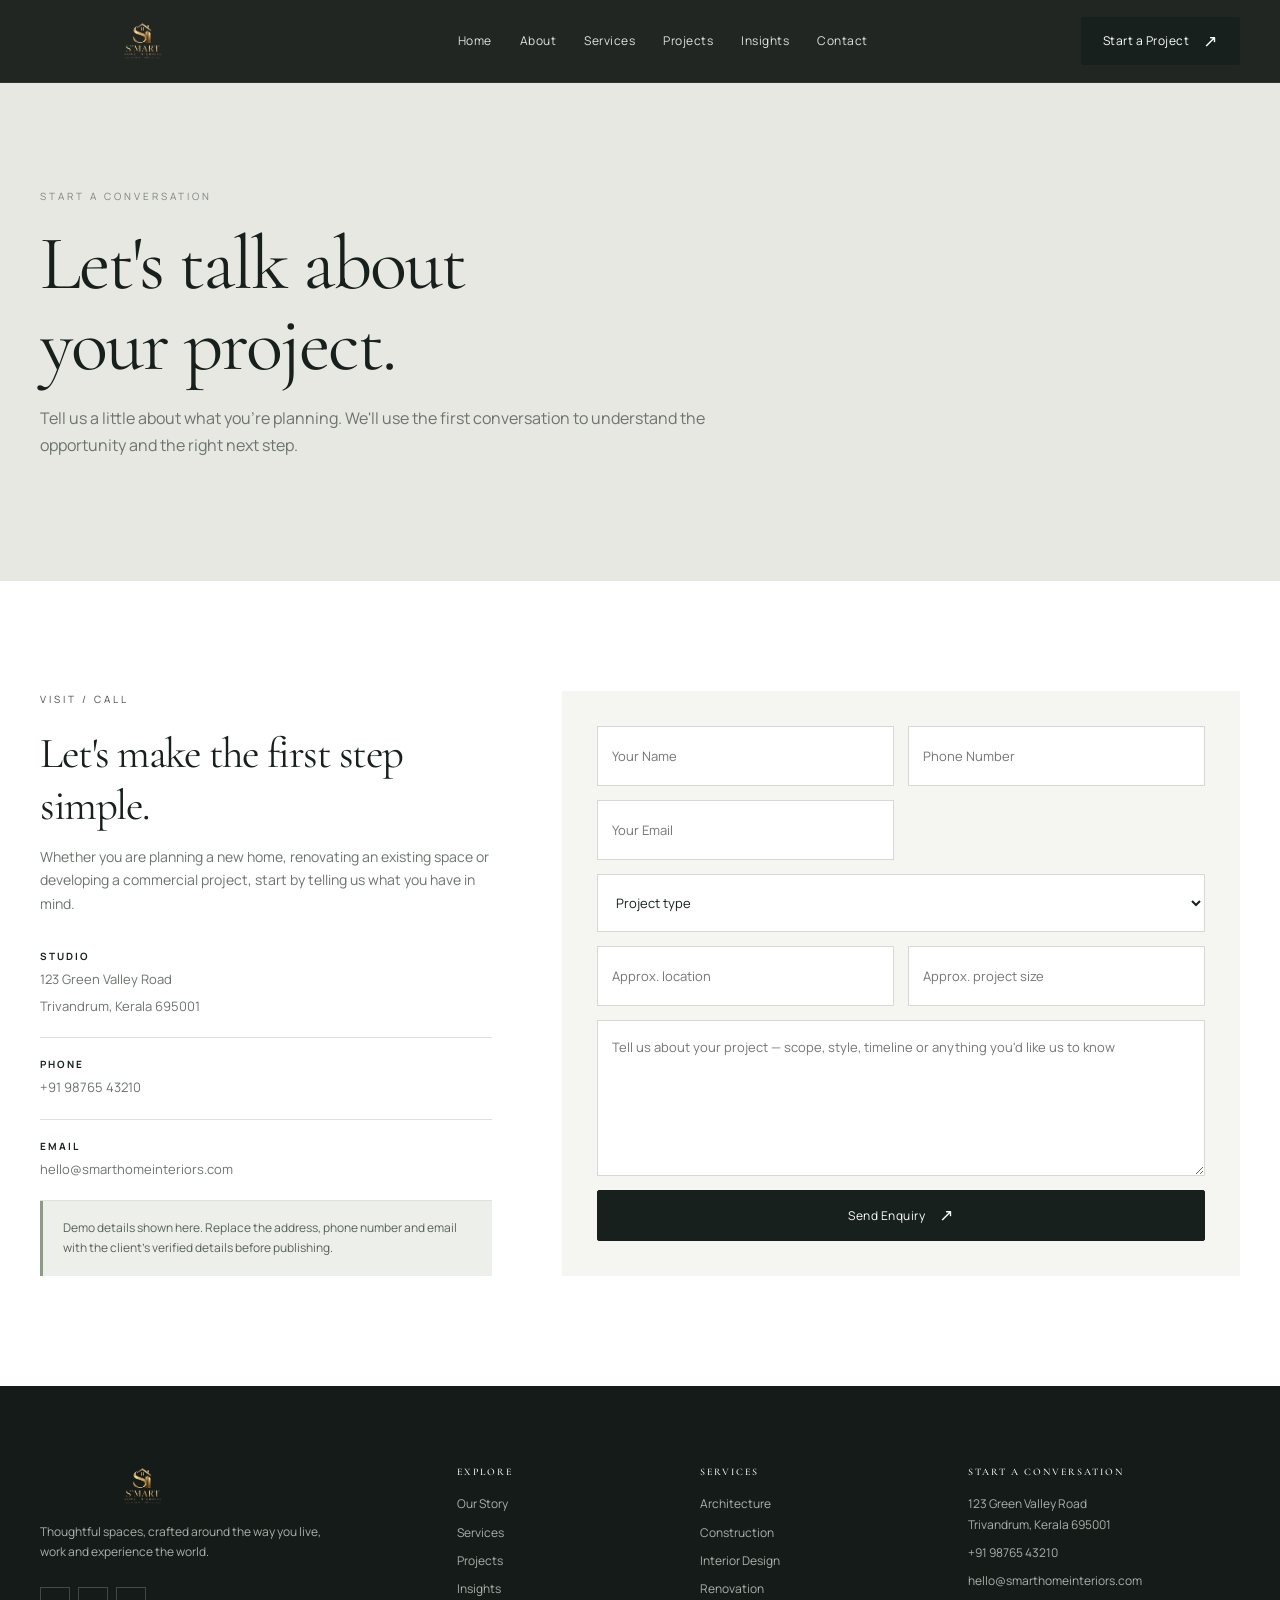
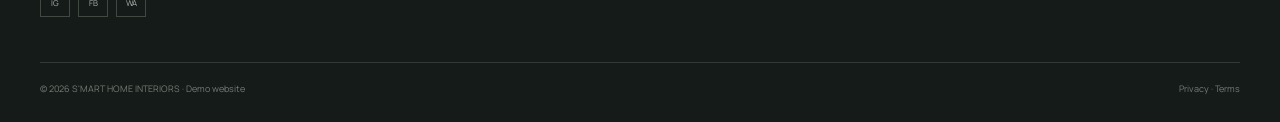
<file: contact.html>
<!doctype html><html lang="en"><head><meta charset="utf-8"><meta name="viewport" content="width=device-width,initial-scale=1"><title>Contact | S'MART HOME INTERIORS</title><meta name="description" content="S'MART HOME INTERIORS — architecture, construction and interior design."><link rel="stylesheet" href="styles.css"></head><body><header><div class="container nav"><a class="brand-logo" href="index.html"><img src="assets/trishan-logo.png" alt="S'MART HOME INTERIORS"></a><nav class="links"><a href="index.html">Home</a><a href="about.html">About</a><a href="services.html">Services</a><a href="projects.html">Projects</a><a href="blog.html">Insights</a><a href="contact.html">Contact</a></nav><a class="btn nav-cta" href="contact.html">Start a Project <span>↗</span></a><button class="menu" aria-label="Open menu">☰</button></div></header><main><section class="page-hero"><div class="container"><div class="eyebrow">Start a conversation</div><h1>Let's talk about<br>your project.</h1><p>Tell us a little about what you're planning. We'll use the first conversation to understand the opportunity and the right next step.</p></div></section>
<section class="section white"><div class="container contact-wrap"><div class="contact-details"><div class="eyebrow">Visit / call</div><h2>Let's make the first step simple.</h2><p>Whether you are planning a new home, renovating an existing space or developing a commercial project, start by telling us what you have in mind.</p><div class="contact-detail"><strong>Studio</strong><span>123 Green Valley Road<br>Trivandrum, Kerala 695001</span></div><div class="contact-detail"><strong>Phone</strong><span>+91 98765 43210</span></div><div class="contact-detail"><strong>Email</strong><span>hello@smarthomeinteriors.com</span></div><div class="notice">Demo details shown here. Replace the address, phone number and email with the client's verified details before publishing.</div></div>
<form><input placeholder="Your Name" required><input placeholder="Phone Number" required><input type="email" placeholder="Your Email"><select class="full"><option>Project type</option><option>New Home / Villa</option><option>Interior Design</option><option>Renovation</option><option>Commercial Project</option><option>Complete Design & Build</option></select><input placeholder="Approx. location"><input placeholder="Approx. project size"><textarea class="full" placeholder="Tell us about your project — scope, style, timeline or anything you'd like us to know"></textarea><button class="btn full" type="submit">Send Enquiry <span>↗</span></button></form></div></section></main><footer><div class="container footer-grid"><div class="footer-brand"><a class="brand-logo" href="index.html"><img src="assets/trishan-logo.png" alt="S'MART HOME INTERIORS"></a><p>Thoughtful spaces, crafted around the way you live, work and experience the world.</p><div class="socials"><a href="contact.html" aria-label="Instagram">IG</a><a href="contact.html" aria-label="Facebook">FB</a><a href="contact.html" aria-label="WhatsApp">WA</a></div></div><div><h4>Explore</h4><a href="about.html">Our Story</a><a href="services.html">Services</a><a href="projects.html">Projects</a><a href="blog.html">Insights</a></div><div><h4>Services</h4><a href="services.html">Architecture</a><a href="services.html">Construction</a><a href="services.html">Interior Design</a><a href="services.html">Renovation</a></div><div><h4>Start a conversation</h4><p>123 Green Valley Road<br>Trivandrum, Kerala 695001</p><a href="tel:+919876543210">+91 98765 43210</a><a href="mailto:hello@smarthomeinteriors.com">hello@smarthomeinteriors.com</a></div></div><div class="container copyright"><span>© 2026 S'MART HOME INTERIORS · Demo website</span><span>Privacy · Terms</span></div></footer><script src="script.js"></script></body></html>
</file>
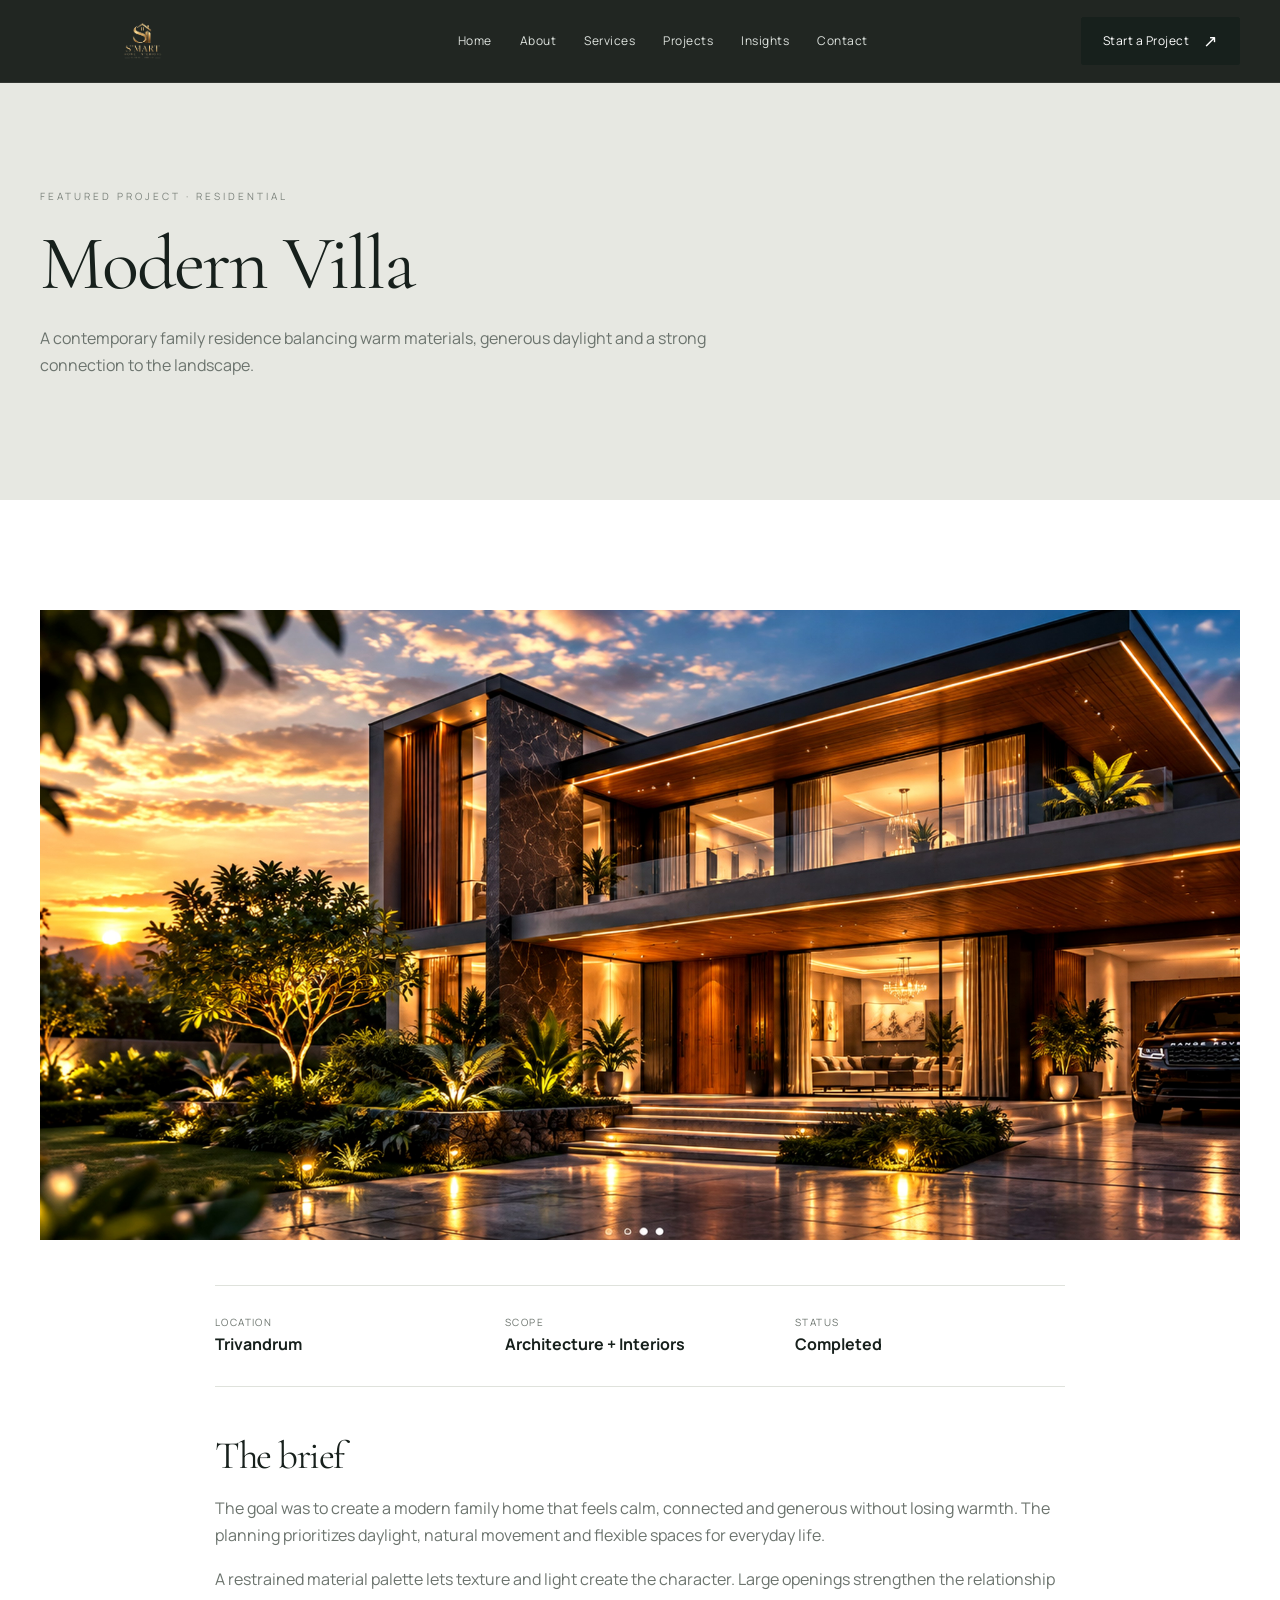
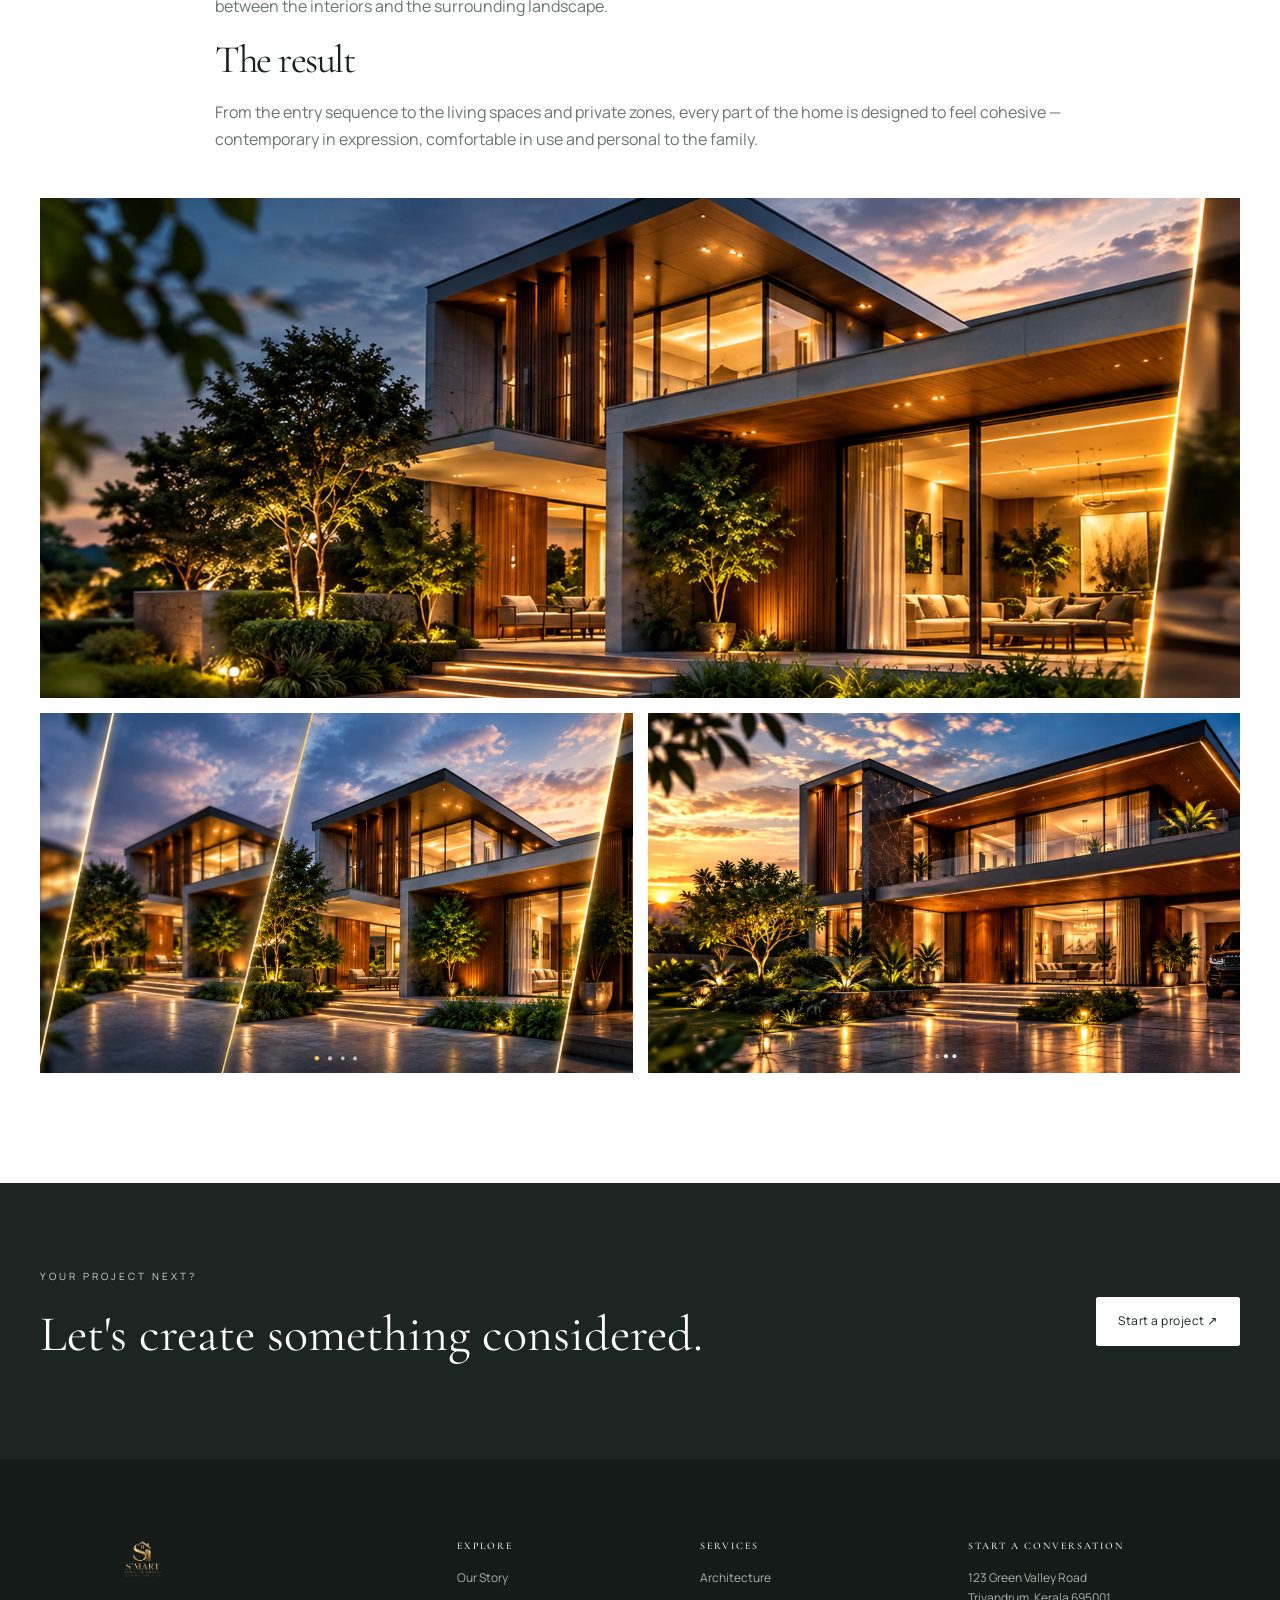
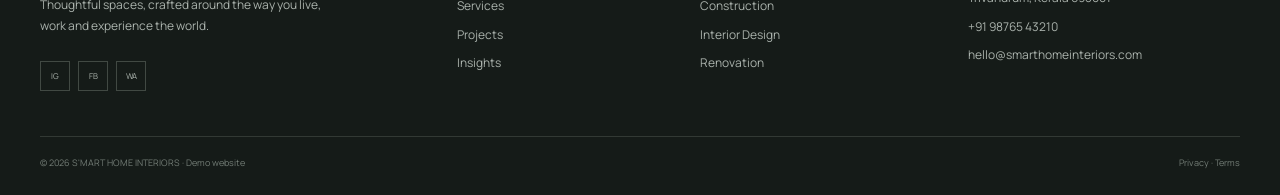
<file: project.html>
<!doctype html><html lang="en"><head><meta charset="utf-8"><meta name="viewport" content="width=device-width,initial-scale=1"><title>Modern Villa | S'MART HOME INTERIORS</title><meta name="description" content="S'MART HOME INTERIORS — architecture, construction and interior design."><link rel="stylesheet" href="styles.css"></head><body><header><div class="container nav"><a class="brand-logo" href="index.html"><img src="assets/trishan-logo.png" alt="S'MART HOME INTERIORS"></a><nav class="links"><a href="index.html">Home</a><a href="about.html">About</a><a href="services.html">Services</a><a href="projects.html">Projects</a><a href="blog.html">Insights</a><a href="contact.html">Contact</a></nav><a class="btn nav-cta" href="contact.html">Start a Project <span>↗</span></a><button class="menu" aria-label="Open menu">☰</button></div></header><main><section class="page-hero"><div class="container"><div class="eyebrow">Featured project · Residential</div><h1>Modern Villa</h1><p>A contemporary family residence balancing warm materials, generous daylight and a strong connection to the landscape.</p></div></section>
<section class="section white"><div class="container"><img class="project-hero-img" src="assets/hero.jpg" alt="Modern villa exterior"><div class="project-content"><div class="project-facts"><div><div class="meta">Location</div><b>Trivandrum</b></div><div><div class="meta">Scope</div><b>Architecture + Interiors</b></div><div><div class="meta">Status</div><b>Completed</b></div></div><h2>The brief</h2><p>The goal was to create a modern family home that feels calm, connected and generous without losing warmth. The planning prioritizes daylight, natural movement and flexible spaces for everyday life.</p><p>A restrained material palette lets texture and light create the character. Large openings strengthen the relationship between the interiors and the surrounding landscape.</p><h2>The result</h2><p>From the entry sequence to the living spaces and private zones, every part of the home is designed to feel cohesive — contemporary in expression, comfortable in use and personal to the family.</p></div><div class="gallery"><img src="assets/living.jpg" alt="Luxury interior detail"><img src="assets/villa.jpg" alt="Villa exterior"><img src="assets/traditional.jpg" alt="Material and architectural detail"></div></div></section>
<section class="cta-banner"><div class="container"><div><div class="eyebrow">Your project next?</div><h2>Let's create something considered.</h2></div><a class="btn light" href="contact.html">Start a project ↗</a></div></section></main><footer><div class="container footer-grid"><div class="footer-brand"><a class="brand-logo" href="index.html"><img src="assets/trishan-logo.png" alt="S'MART HOME INTERIORS"></a><p>Thoughtful spaces, crafted around the way you live, work and experience the world.</p><div class="socials"><a href="contact.html" aria-label="Instagram">IG</a><a href="contact.html" aria-label="Facebook">FB</a><a href="contact.html" aria-label="WhatsApp">WA</a></div></div><div><h4>Explore</h4><a href="about.html">Our Story</a><a href="services.html">Services</a><a href="projects.html">Projects</a><a href="blog.html">Insights</a></div><div><h4>Services</h4><a href="services.html">Architecture</a><a href="services.html">Construction</a><a href="services.html">Interior Design</a><a href="services.html">Renovation</a></div><div><h4>Start a conversation</h4><p>123 Green Valley Road<br>Trivandrum, Kerala 695001</p><a href="tel:+919876543210">+91 98765 43210</a><a href="mailto:hello@smarthomeinteriors.com">hello@smarthomeinteriors.com</a></div></div><div class="container copyright"><span>© 2026 S'MART HOME INTERIORS · Demo website</span><span>Privacy · Terms</span></div></footer><script src="script.js"></script></body></html>
</file>
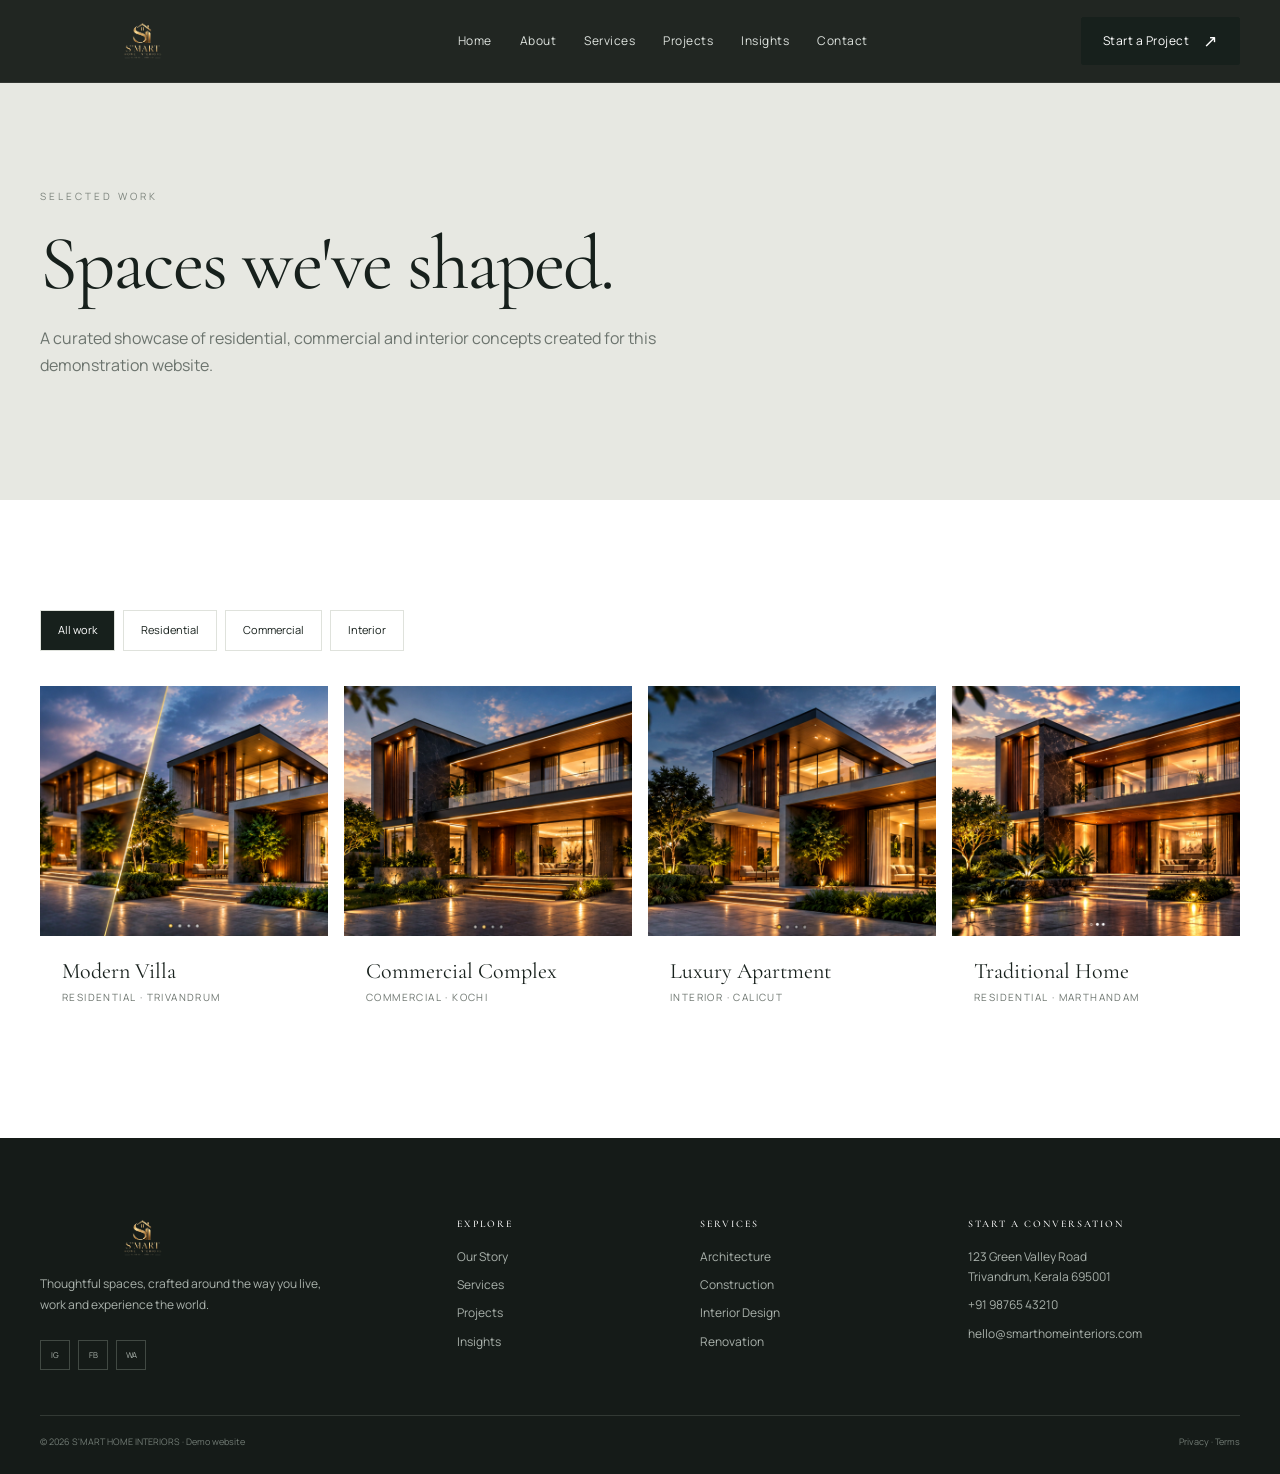
<file: projects.html>
<!doctype html><html lang="en"><head><meta charset="utf-8"><meta name="viewport" content="width=device-width,initial-scale=1"><title>Projects | S'MART HOME INTERIORS</title><meta name="description" content="S'MART HOME INTERIORS — architecture, construction and interior design."><link rel="stylesheet" href="styles.css"></head><body><header><div class="container nav"><a class="brand-logo" href="index.html"><img src="assets/trishan-logo.png" alt="S'MART HOME INTERIORS"></a><nav class="links"><a href="index.html">Home</a><a href="about.html">About</a><a href="services.html">Services</a><a href="projects.html">Projects</a><a href="blog.html">Insights</a><a href="contact.html">Contact</a></nav><a class="btn nav-cta" href="contact.html">Start a Project <span>↗</span></a><button class="menu" aria-label="Open menu">☰</button></div></header><main><section class="page-hero"><div class="container"><div class="eyebrow">Selected work</div><h1>Spaces we've shaped.</h1><p>A curated showcase of residential, commercial and interior concepts created for this demonstration website.</p></div></section>
<section class="section white"><div class="container"><div class="filter"><button class="active" data-filter="all">All work</button><button data-filter="residential">Residential</button><button data-filter="commercial">Commercial</button><button data-filter="interior">Interior</button></div><div class="grid4">
<a class="card" data-category="residential" href="project.html"><img src="assets/villa.jpg" alt="Modern Villa"><div class="card-body"><h3>Modern Villa</h3><div class="meta">Residential · Trivandrum</div></div></a>
<a class="card" data-category="commercial" href="project.html"><img src="assets/commercial.jpg" alt="Commercial Complex"><div class="card-body"><h3>Commercial Complex</h3><div class="meta">Commercial · Kochi</div></div></a>
<a class="card" data-category="interior" href="project.html"><img src="assets/living.jpg" alt="Luxury Apartment"><div class="card-body"><h3>Luxury Apartment</h3><div class="meta">Interior · Calicut</div></div></a>
<a class="card" data-category="residential" href="project.html"><img src="assets/traditional.jpg" alt="Traditional Home"><div class="card-body"><h3>Traditional Home</h3><div class="meta">Residential · Marthandam</div></div></a>
</div></div></section></main><footer><div class="container footer-grid"><div class="footer-brand"><a class="brand-logo" href="index.html"><img src="assets/trishan-logo.png" alt="S'MART HOME INTERIORS"></a><p>Thoughtful spaces, crafted around the way you live, work and experience the world.</p><div class="socials"><a href="contact.html" aria-label="Instagram">IG</a><a href="contact.html" aria-label="Facebook">FB</a><a href="contact.html" aria-label="WhatsApp">WA</a></div></div><div><h4>Explore</h4><a href="about.html">Our Story</a><a href="services.html">Services</a><a href="projects.html">Projects</a><a href="blog.html">Insights</a></div><div><h4>Services</h4><a href="services.html">Architecture</a><a href="services.html">Construction</a><a href="services.html">Interior Design</a><a href="services.html">Renovation</a></div><div><h4>Start a conversation</h4><p>123 Green Valley Road<br>Trivandrum, Kerala 695001</p><a href="tel:+919876543210">+91 98765 43210</a><a href="mailto:hello@smarthomeinteriors.com">hello@smarthomeinteriors.com</a></div></div><div class="container copyright"><span>© 2026 S'MART HOME INTERIORS · Demo website</span><span>Privacy · Terms</span></div></footer><script src="script.js"></script></body></html>
</file>
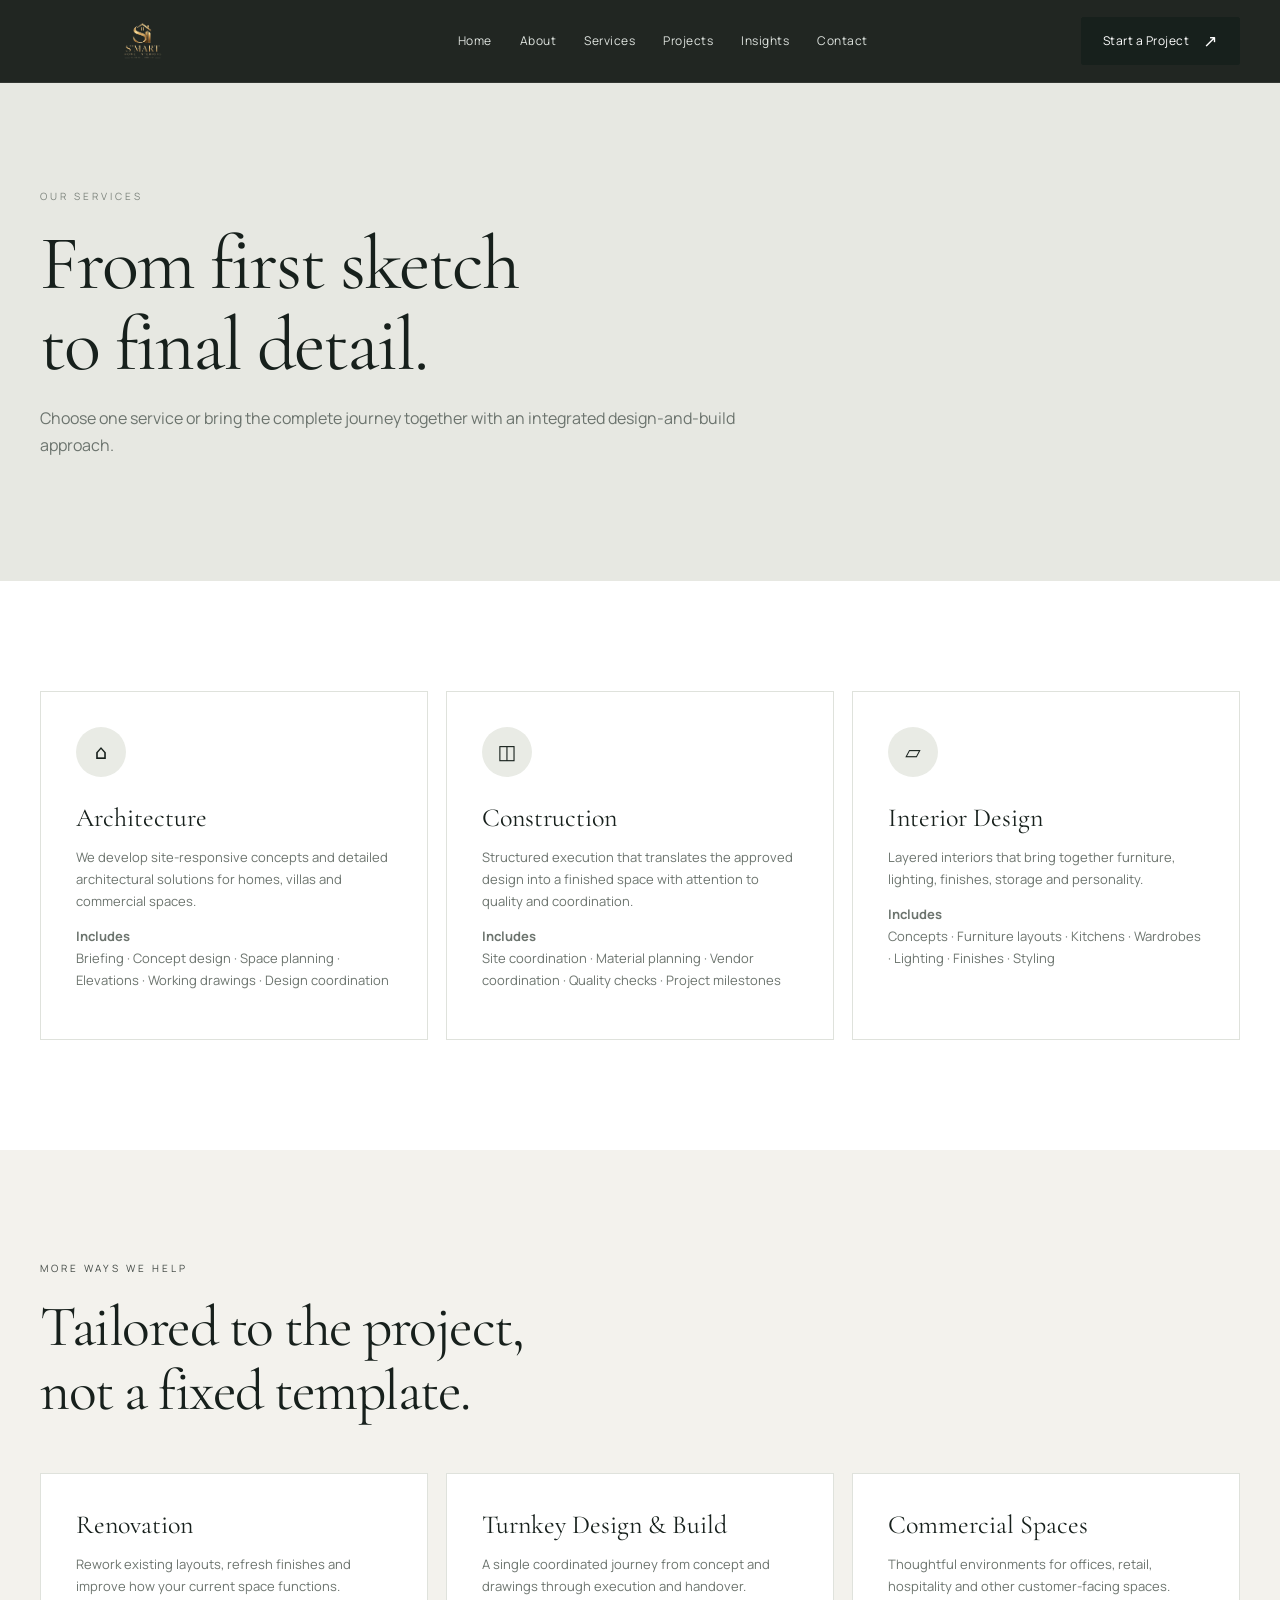
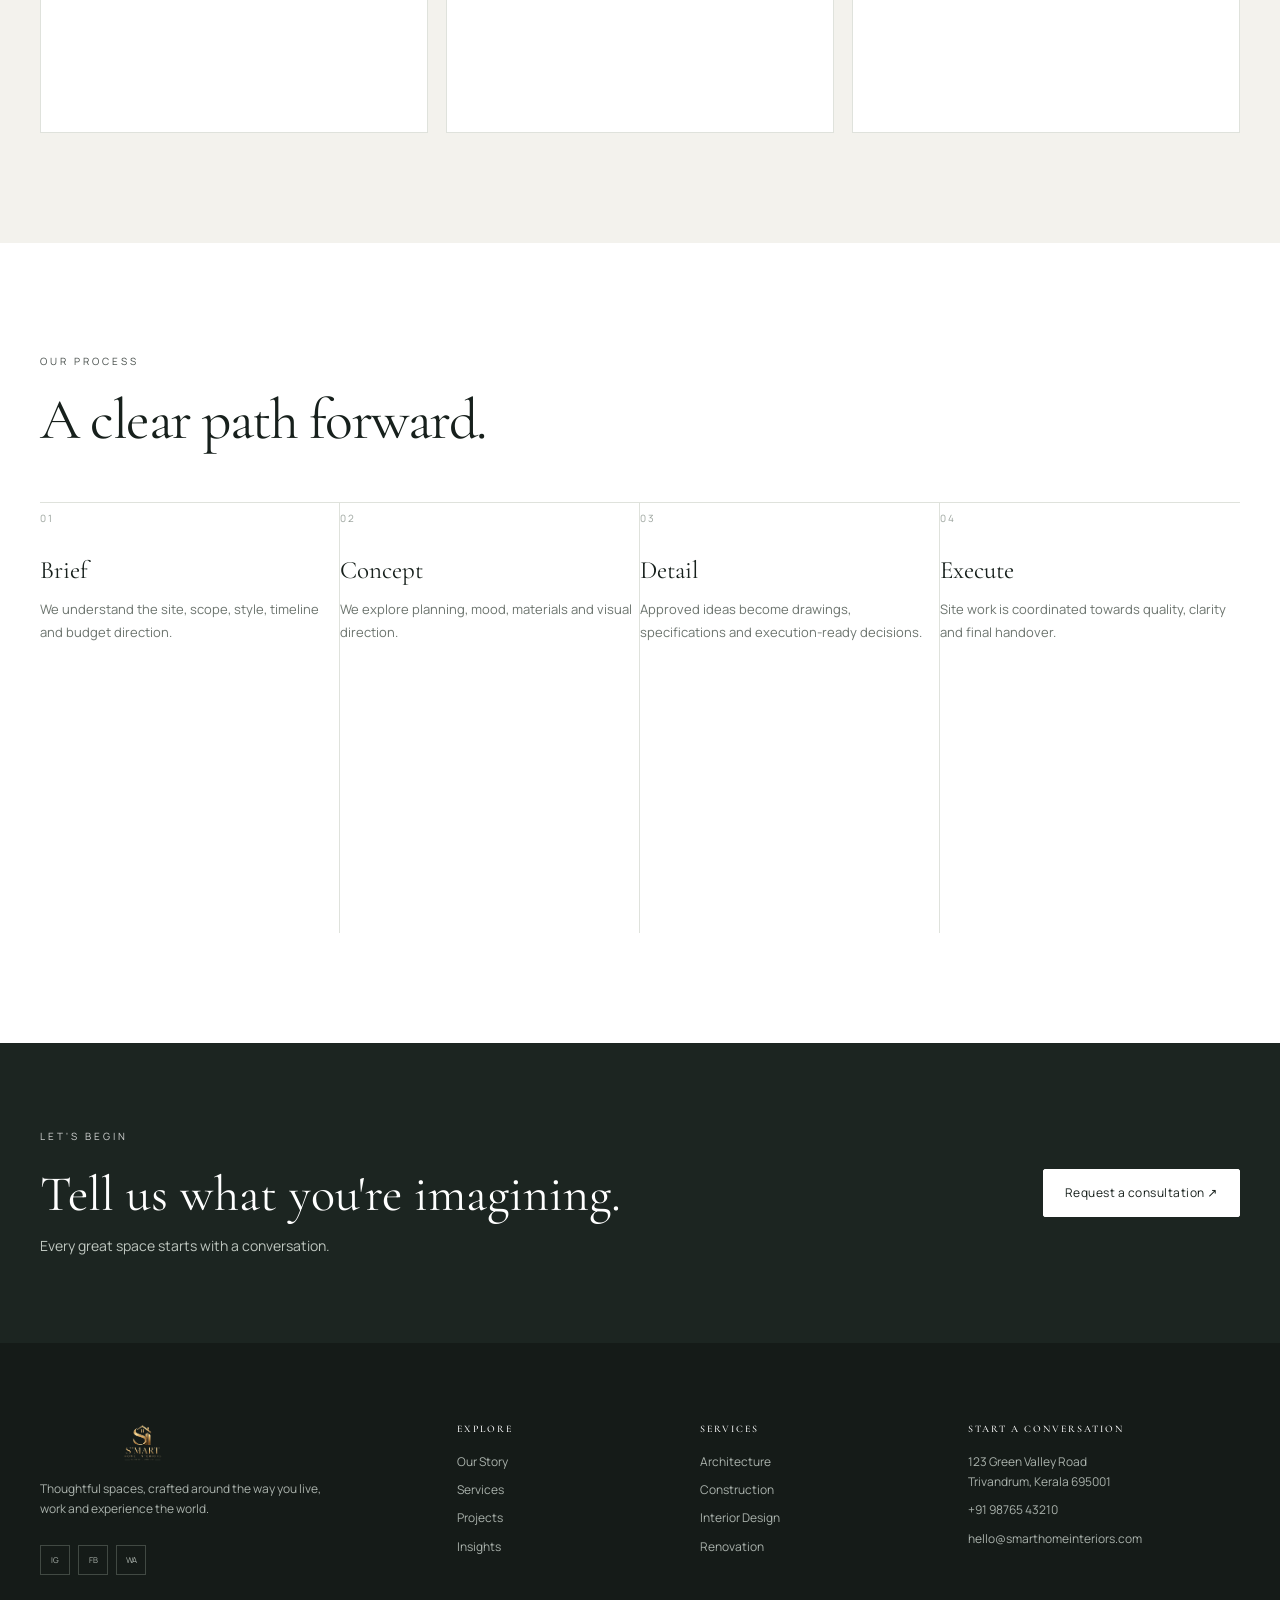
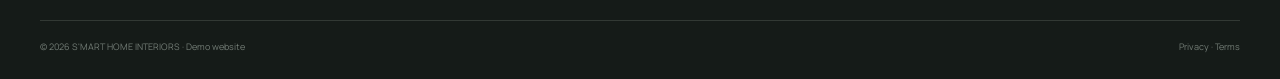
<file: services.html>
<!doctype html><html lang="en"><head><meta charset="utf-8"><meta name="viewport" content="width=device-width,initial-scale=1"><title>Services | S'MART HOME INTERIORS</title><meta name="description" content="S'MART HOME INTERIORS — architecture, construction and interior design."><link rel="stylesheet" href="styles.css"></head><body><header><div class="container nav"><a class="brand-logo" href="index.html"><img src="assets/trishan-logo.png" alt="S'MART HOME INTERIORS"></a><nav class="links"><a href="index.html">Home</a><a href="about.html">About</a><a href="services.html">Services</a><a href="projects.html">Projects</a><a href="blog.html">Insights</a><a href="contact.html">Contact</a></nav><a class="btn nav-cta" href="contact.html">Start a Project <span>↗</span></a><button class="menu" aria-label="Open menu">☰</button></div></header><main><section class="page-hero"><div class="container"><div class="eyebrow">Our services</div><h1>From first sketch<br>to final detail.</h1><p>Choose one service or bring the complete journey together with an integrated design-and-build approach.</p></div></section>
<section class="section white"><div class="container"><div class="grid3"><article class="service"><div class="icon">⌂</div><h3>Architecture</h3><p>We develop site-responsive concepts and detailed architectural solutions for homes, villas and commercial spaces.</p><p><b>Includes</b><br>Briefing · Concept design · Space planning · Elevations · Working drawings · Design coordination</p></article><article class="service"><div class="icon">◫</div><h3>Construction</h3><p>Structured execution that translates the approved design into a finished space with attention to quality and coordination.</p><p><b>Includes</b><br>Site coordination · Material planning · Vendor coordination · Quality checks · Project milestones</p></article><article class="service"><div class="icon">▱</div><h3>Interior Design</h3><p>Layered interiors that bring together furniture, lighting, finishes, storage and personality.</p><p><b>Includes</b><br>Concepts · Furniture layouts · Kitchens · Wardrobes · Lighting · Finishes · Styling</p></article></div></div></section>
<section class="section"><div class="container"><div class="section-head"><div><div class="eyebrow">More ways we help</div><h2>Tailored to the project,<br>not a fixed template.</h2></div></div><div class="grid3"><article class="service"><h3>Renovation</h3><p>Rework existing layouts, refresh finishes and improve how your current space functions.</p></article><article class="service"><h3>Turnkey Design & Build</h3><p>A single coordinated journey from concept and drawings through execution and handover.</p></article><article class="service"><h3>Commercial Spaces</h3><p>Thoughtful environments for offices, retail, hospitality and other customer-facing spaces.</p></article></div></div></section>
<section class="section white"><div class="container"><div class="section-head"><div><div class="eyebrow">Our process</div><h2>A clear path forward.</h2></div></div><div class="process-grid"><div><span>01</span><h3>Brief</h3><p>We understand the site, scope, style, timeline and budget direction.</p></div><div><span>02</span><h3>Concept</h3><p>We explore planning, mood, materials and visual direction.</p></div><div><span>03</span><h3>Detail</h3><p>Approved ideas become drawings, specifications and execution-ready decisions.</p></div><div><span>04</span><h3>Execute</h3><p>Site work is coordinated towards quality, clarity and final handover.</p></div></div></div></section>
<section class="cta-banner"><div class="container"><div><div class="eyebrow">Let's begin</div><h2>Tell us what you're imagining.</h2><p>Every great space starts with a conversation.</p></div><a class="btn light" href="contact.html">Request a consultation ↗</a></div></section></main><footer><div class="container footer-grid"><div class="footer-brand"><a class="brand-logo" href="index.html"><img src="assets/trishan-logo.png" alt="S'MART HOME INTERIORS"></a><p>Thoughtful spaces, crafted around the way you live, work and experience the world.</p><div class="socials"><a href="contact.html" aria-label="Instagram">IG</a><a href="contact.html" aria-label="Facebook">FB</a><a href="contact.html" aria-label="WhatsApp">WA</a></div></div><div><h4>Explore</h4><a href="about.html">Our Story</a><a href="services.html">Services</a><a href="projects.html">Projects</a><a href="blog.html">Insights</a></div><div><h4>Services</h4><a href="services.html">Architecture</a><a href="services.html">Construction</a><a href="services.html">Interior Design</a><a href="services.html">Renovation</a></div><div><h4>Start a conversation</h4><p>123 Green Valley Road<br>Trivandrum, Kerala 695001</p><a href="tel:+919876543210">+91 98765 43210</a><a href="mailto:hello@smarthomeinteriors.com">hello@smarthomeinteriors.com</a></div></div><div class="container copyright"><span>© 2026 S'MART HOME INTERIORS · Demo website</span><span>Privacy · Terms</span></div></footer><script src="script.js"></script></body></html>
</file>
<file: styles.css>
@import url('https://fonts.googleapis.com/css2?family=Cormorant+Garamond:wght@400;500;600;700&family=Manrope:wght@400;500;600;700&display=swap');

:root{--ink:#17201c;--muted:#6c746e;--paper:#f3f2ed;--white:#fff;--line:#dfe2dc;--dark:#18201d;--accent:#8d9a86;--gold:#b6a47a;--max:1200px}
*{box-sizing:border-box}html{scroll-behavior:smooth}body{margin:0;font-family:Manrope,ui-sans-serif,system-ui,-apple-system,"Segoe UI",sans-serif;color:var(--ink);background:var(--paper);line-height:1.7}img{max-width:100%;display:block}a{text-decoration:none;color:inherit}.container{width:min(calc(100% - 48px),var(--max));margin:auto}
header{position:sticky;top:0;z-index:50;background:rgba(20,25,22,.94);backdrop-filter:blur(18px);border-bottom:1px solid rgba(255,255,255,.08)}.nav{height:82px;display:flex;align-items:center;justify-content:space-between;gap:28px}.brand-logo{display:flex;width:205px;height:55px;align-items:center;overflow:hidden}.brand-logo img{width:100%;height:100%;object-fit:contain;object-position:center}.links{display:flex;gap:28px;font-size:12px;letter-spacing:.5px;color:#dfe4df}.links a{position:relative}.links a:after{content:"";position:absolute;left:0;right:100%;bottom:-9px;height:1px;background:#fff;transition:.35s}.links a:hover:after{right:0}.btn{display:inline-flex;align-items:center;gap:14px;justify-content:center;padding:13px 21px;border-radius:2px;background:var(--ink);color:#fff;font-size:12px;letter-spacing:.5px;border:1px solid var(--ink);transition:.35s;position:relative;overflow:hidden}.btn span{font-size:17px;line-height:0}.btn:hover{transform:translateY(-2px);box-shadow:0 12px 28px rgba(0,0,0,.14)}.btn.light{background:#fff;color:var(--ink);border-color:#fff}.menu{display:none;background:none;color:#fff;border:0;font-size:25px}
.hero{min-height:calc(100vh - 82px);height:760px;max-height:900px;position:relative;display:flex;align-items:center;color:#fff;overflow:hidden;background:#111}.hero-slides,.hero-slide,.hero-slide img,.hero-shade{position:absolute;inset:0;width:100%;height:100%}.hero-slide{opacity:0;visibility:hidden;transition:opacity 1.2s ease}.hero-slide.is-active{opacity:1;visibility:visible;z-index:1}.hero-slide img{object-fit:cover;transform:scale(1.08);transition:transform 8s cubic-bezier(.15,.65,.2,1)}.hero-slide.is-active img{transform:scale(1)}.hero-shade{z-index:2;background:linear-gradient(90deg,rgba(5,9,7,.86),rgba(5,9,7,.42) 50%,rgba(5,9,7,.12)),linear-gradient(0deg,rgba(0,0,0,.5),transparent 50%);pointer-events:none}.hero-content{position:relative;z-index:4;max-width:760px;padding:80px 0}.eyebrow{font-size:10px;letter-spacing:3px;text-transform:uppercase;margin-bottom:19px;opacity:.8}.hero h1{font-family:"Cormorant Garamond",Georgia,serif;font-size:clamp(58px,7.2vw,98px);font-weight:500;letter-spacing:-2.5px;line-height:.92}.hero h1 em,h1 em,h2 em{font-style:italic;color:#c7cfc7}.hero p{max-width:620px;color:rgba(255,255,255,.78);font-size:17px;margin:0}.actions{display:flex;align-items:center;gap:30px;margin-top:34px}.text-link{font-size:12px;letter-spacing:.7px}.light-link{color:#fff}.text-link span{margin-left:8px}.hero-bottom{position:absolute;z-index:5;bottom:25px;left:50%;transform:translateX(-50%);display:flex;justify-content:space-between;color:rgba(255,255,255,.65);font-size:10px;letter-spacing:2px;text-transform:uppercase}.hero-count b{color:#fff;font-weight:500}.hero-control{position:absolute;z-index:5;top:50%;transform:translateY(-50%);width:48px;height:48px;border:1px solid rgba(255,255,255,.35);border-radius:50%;background:rgba(0,0,0,.16);color:#fff;font-size:29px;cursor:pointer}.hero-control:hover{background:rgba(255,255,255,.15)}.hero-prev{left:25px}.hero-next{right:25px}.hero-dots{position:absolute;z-index:5;bottom:30px;left:50%;transform:translateX(-50%);display:flex;gap:7px}.hero-dots button{width:6px;height:6px;padding:0;border:1px solid #fff;border-radius:20px;background:transparent;opacity:.7;cursor:pointer;transition:.3s}.hero-dots button.is-active{width:25px;background:#fff;opacity:1}
.section{padding:110px 0}.white{background:#fff}.intro{background:#eeeee8}.intro-grid{display:grid;grid-template-columns:1.05fr .95fr;gap:100px;align-items:end}.intro h2,.section h2{font:400 clamp(37px,4.5vw,58px)/1.1 "Cormorant Garamond",Georgia,serif;letter-spacing:-1.5px;margin:0}.lead{font-size:18px;color:#59625c;max-width:580px;margin:0 0 25px}.arrow-link{font-size:12px;letter-spacing:.7px;border-bottom:1px solid #aeb5af;padding-bottom:8px}.arrow-link span{margin-left:12px}
.section-head{display:flex;justify-content:space-between;align-items:end;gap:40px;margin-bottom:50px}.section-head>p{max-width:500px;color:var(--muted);font-size:14px;margin:0}.service-grid{display:grid;grid-template-columns:repeat(4,1fr);gap:14px}.service-card{position:relative;padding:34px 28px 30px;min-height:330px;border:1px solid var(--line);background:#fafaf7;transition:.45s cubic-bezier(.2,.7,.2,1);overflow:hidden}.service-card:before{content:"";position:absolute;inset:auto 0 0;height:3px;background:var(--gold);transform:scaleX(0);transform-origin:left;transition:.45s}.service-card:hover{transform:translateY(-9px);box-shadow:0 25px 55px rgba(28,35,30,.11);background:#fff}.service-card:hover:before{transform:scaleX(1)}.service-num{position:absolute;right:25px;top:27px;color:#a0a7a1;font-size:10px;letter-spacing:2px}.icon{width:50px;height:50px;border-radius:50%;background:#e9ebe5;display:grid;place-items:center;font-size:20px;margin-bottom:32px}.service-card h3{font:400 28px/1.15 "Cormorant Garamond",Georgia,serif;margin:0 0 15px}.service-card p{color:var(--muted);font-size:13px}.card-arrow{position:absolute;bottom:28px;font-size:11px;letter-spacing:.6px}
.image-feature{display:grid;grid-template-columns:1.08fr .92fr;min-height:700px;background:#e8e9e3}.feature-image{overflow:hidden}.feature-image img{width:100%;height:100%;min-height:600px;object-fit:cover;transition:transform 1.2s}.image-feature:hover .feature-image img{transform:scale(1.035)}.feature-copy{padding:90px;display:flex;flex-direction:column;justify-content:center}.feature-copy h2{margin-bottom:25px}.feature-copy>p{max-width:510px;color:#626a64;font-size:15px}.mini-points{display:grid;grid-template-columns:repeat(3,1fr);border-top:1px solid #cdd1ca;border-bottom:1px solid #cdd1ca;margin:30px 0 35px}.mini-points div{padding:19px 10px 19px 0}.mini-points strong{display:block;font:22px "Cormorant Garamond",Georgia,serif}.mini-points span{font-size:10px;color:var(--muted)}
.portfolio{background:#f3f2ed}.project-mosaic{display:grid;grid-template-columns:1.5fr 1fr;grid-template-rows:290px 290px;gap:15px}.project-tile{position:relative;overflow:hidden}.project-tile.large{grid-row:1/3}.project-tile img{width:100%;height:100%;object-fit:cover;transition:transform .9s}.project-tile:hover img{transform:scale(1.06)}.project-overlay{position:absolute;inset:auto 0 0;padding:55px 28px 25px;color:#fff;background:linear-gradient(transparent,rgba(0,0,0,.72))}.project-overlay span{font-size:9px;letter-spacing:2px;text-transform:uppercase;opacity:.75}.project-overlay h3{font:400 27px "Cormorant Garamond",Georgia,serif;margin:6px 0 0}
.dark{background:var(--dark);color:#fff}.stats-section{padding:90px 0}.stats{display:grid;grid-template-columns:repeat(4,1fr);border-top:1px solid rgba(255,255,255,.18);margin-top:25px}.stat{padding:34px 25px 0;border-right:1px solid rgba(255,255,255,.14)}.stat:last-child{border:0}.stat strong{font:400 65px "Cormorant Garamond",Georgia,serif;display:block}.stat strong span{font-size:28px}.stat small{color:#aeb7b0;font-size:11px;letter-spacing:.5px}
.process{background:#fff}.process-grid{display:grid;grid-template-columns:repeat(4,1fr);border-top:1px solid var(--line)}.process-grid>div{padding:0 0 28px;border-right:1px solid var(--line);min-height:430px;overflow:hidden;background:#fff}.process-grid>div:last-child{border:0}.process-image{height:190px;overflow:hidden;position:relative;background:#111}.process-image:after{content:"";position:absolute;inset:0;background:linear-gradient(180deg,rgba(0,0,0,.02),rgba(0,0,0,.24));pointer-events:none}.process-image img{width:100%;height:100%;display:block;object-fit:cover;transform:scale(1.03);filter:saturate(.9) contrast(1.04);transition:transform 1s cubic-bezier(.2,.7,.2,1),filter .7s ease}.process-grid>div:hover .process-image img{transform:scale(1.1);filter:saturate(1.08) contrast(1.06)}.process-copy{padding:28px 25px 0}.process-grid span{font-size:10px;letter-spacing:2px;color:#9aa29c}.process-grid h3{font:400 25px "Cormorant Garamond",Georgia,serif;margin:25px 0 12px}.process-grid p{font-size:13px;color:var(--muted)}
.testimonial{background:#dfe2da;padding:115px 0}.testimonial-inner{max-width:900px;text-align:center}.testimonial blockquote{font:400 clamp(31px,4vw,50px)/1.2 "Cormorant Garamond",Georgia,serif;margin:10px 0 30px;letter-spacing:-1px}.testimonial-meta span{display:block;font-size:12px}.testimonial-meta small{font-size:10px;color:var(--muted);letter-spacing:1px}
.insights .grid3{display:grid;grid-template-columns:repeat(3,1fr);gap:18px}.article-card{background:#f5f5f0;overflow:hidden}.article-card img{width:100%;aspect-ratio:1.45;object-fit:cover;transition:.7s}.article-card:hover img{transform:scale(1.04)}.article-body{padding:25px}.article-body>span{font-size:9px;letter-spacing:1.5px;text-transform:uppercase;color:#858e87}.article-body h3{font:400 24px/1.18 "Cormorant Garamond",Georgia,serif;margin:12px 0}.article-body p{font-size:12px;color:var(--muted);margin:0}
.cta-banner{padding:85px 0;background:#1c2521;color:#fff}.cta-banner .container{display:flex;justify-content:space-between;align-items:center;gap:40px}.cta-banner h2{font:400 50px "Cormorant Garamond",Georgia,serif;margin:0 0 10px}.cta-banner p{color:#bfc7c0;margin:0;font-size:14px}
.page-hero{padding:105px 0;background:#e7e8e2}.page-hero h1{font:400 clamp(50px,6vw,80px)/1.05 "Cormorant Garamond",Georgia,serif;letter-spacing:-2px;margin:0 0 20px}.page-hero p{max-width:700px;color:var(--muted);font-size:16px}.page-hero .eyebrow{color:#626b64}
.split{display:grid;grid-template-columns:1fr 1fr}.split img{width:100%;height:100%;min-height:520px;object-fit:cover}.split-copy{padding:90px;background:#edf0ea;display:flex;flex-direction:column;justify-content:center}.split-copy p{max-width:580px;color:var(--muted)}.checks{display:grid;gap:18px;margin-top:25px}.check{display:flex;gap:14px;font-size:13px}.check b{display:block;color:var(--ink);font-weight:600}.check span{color:var(--muted)}
.grid3{display:grid;grid-template-columns:repeat(3,1fr);gap:18px}.grid4{display:grid;grid-template-columns:repeat(4,1fr);gap:16px}.service{padding:35px;background:#fff;border:1px solid var(--line);min-height:260px}.service h3{font:400 26px "Cormorant Garamond",Georgia,serif;margin:0 0 12px}.service p{color:var(--muted);font-size:13px}.service .icon{margin-bottom:25px}
.filter{display:flex;gap:8px;flex-wrap:wrap;margin-bottom:35px}.filter button{padding:10px 17px;border:1px solid var(--line);background:#fff;color:var(--ink);cursor:pointer;font:inherit;font-size:11px}.filter button.active{background:var(--ink);color:#fff}.card{background:#fff;overflow:hidden;transition:.45s}.card:hover{transform:translateY(-7px);box-shadow:0 20px 50px rgba(20,30,24,.12)}.card img{width:100%;aspect-ratio:1.15;object-fit:cover;transition:.7s}.card:hover img{transform:scale(1.045)}.card-body{padding:22px}.card-body h3{font:400 22px "Cormorant Garamond",Georgia,serif;margin:0 0 5px}.meta{font-size:10px;letter-spacing:1.4px;text-transform:uppercase;color:var(--muted)}
.project-hero-img{width:100%;height:min(70vh,680px);object-fit:cover}.project-content{max-width:850px;margin:auto}.project-content .project-facts{display:grid;grid-template-columns:repeat(3,1fr);gap:20px;padding:28px 0;border-top:1px solid var(--line);border-bottom:1px solid var(--line);margin:45px 0}.project-content h2{font:400 39px "Cormorant Garamond",Georgia,serif}.project-content p{color:var(--muted)}.gallery{display:grid;grid-template-columns:1fr 1fr;gap:15px;margin-top:45px}.gallery img{width:100%;height:360px;object-fit:cover}.gallery img:first-child{grid-column:1/-1;height:500px}
.article-layout{max-width:820px}.article-layout img{width:100%;height:500px;object-fit:cover}.article-layout h2{font:400 36px "Cormorant Garamond",Georgia,serif;margin-top:45px}.article-layout p{color:#5f6861}.notice{padding:17px 20px;background:#edf0ea;border-left:3px solid var(--accent);font-size:12px;color:#58615b}
.contact-wrap{display:grid;grid-template-columns:.8fr 1.2fr;gap:70px}.contact-details h2{font:400 43px "Cormorant Garamond",Georgia,serif}.contact-details p{color:var(--muted);font-size:14px}.contact-detail{padding:18px 0;border-bottom:1px solid var(--line)}.contact-detail strong{display:block;font-size:10px;letter-spacing:2px;text-transform:uppercase}.contact-detail span{font-size:13px;color:var(--muted)}form{background:#f5f5f1;padding:35px;display:grid;grid-template-columns:1fr 1fr;gap:14px}input,textarea,select{width:100%;padding:15px 14px;border:1px solid #d6dad4;background:#fff;font:inherit;font-size:13px;color:var(--ink)}textarea{min-height:150px;resize:vertical}.full{grid-column:1/-1}
footer{background:#151b18;color:#fff;padding:65px 0 25px}.footer-grid{display:grid;grid-template-columns:1.5fr .8fr .9fr 1.1fr;gap:45px}.footer-brand p{max-width:290px;color:#9da69f;font-size:12px}.footer-grid .brand-logo{width:205px;height:55px}.footer-grid h4{font-size:10px;letter-spacing:2px;text-transform:uppercase;font-weight:500}.footer-grid a,.footer-grid p{font-size:12px;color:#aab2ac;display:block;margin:8px 0}.socials{display:flex;gap:8px;margin-top:25px}.socials a{width:30px;height:30px;border:1px solid #414943;display:grid;place-items:center;font-size:8px!important;margin:0}.copyright{border-top:1px solid #323934;margin-top:45px;padding-top:18px;color:#737d76;font-size:9px;display:flex;justify-content:space-between}
.reveal{opacity:0;transform:translateY(24px);transition:opacity .8s,transform .8s}.reveal.is-visible{opacity:1;transform:none}
@media(max-width:950px){.links{display:none}.menu{display:block}.nav-cta{display:none}.service-grid,.process-grid{grid-template-columns:1fr 1fr}.grid4{grid-template-columns:1fr 1fr}.intro-grid,.image-feature,.contact-wrap{grid-template-columns:1fr}.feature-copy{padding:65px 30px}.stats{grid-template-columns:1fr 1fr}.stat:nth-child(2){border:0}.footer-grid{grid-template-columns:1fr 1fr}.project-mosaic{grid-template-columns:1fr 1fr}.project-tile.large{grid-column:1/-1;grid-row:auto;height:420px}.project-tile:not(.large){height:300px}.section{padding:80px 0}}
@media(max-width:600px){.container{width:min(calc(100% - 28px),var(--max))}.nav{height:70px}.brand-logo{width:175px;height:48px}.hero{min-height:650px;height:calc(100vh - 70px)}.hero-content{padding:60px 0}.hero h1{font-size:49px;letter-spacing:-2px}.hero p{font-size:14px}.hero-control{width:40px;height:40px}.hero-prev{left:12px}.hero-next{right:12px}.hero-bottom{display:none}.section-head{display:block}.section-head>a{display:inline-block;margin-top:15px}.service-grid,.process-grid,.grid3,.grid4,.stats{grid-template-columns:1fr}.project-mosaic{display:block}.project-tile,.project-tile.large,.project-tile:not(.large){height:300px;margin-bottom:14px}.mini-points{grid-template-columns:1fr}.cta-banner .container{display:block}.cta-banner .btn{margin-top:25px}.split-copy{padding:55px 28px}.split img{min-height:350px}.gallery{grid-template-columns:1fr}.gallery img:first-child{height:330px}.gallery img{height:250px}.project-content .project-facts{grid-template-columns:1fr}.contact-wrap{gap:35px}form{grid-template-columns:1fr;padding:24px}.footer-grid{grid-template-columns:1fr}.copyright{display:block}.copyright span{display:block;margin:8px 0}.page-hero{padding:75px 0}}
@media(prefers-reduced-motion:reduce){*,*:before,*:after{animation:none!important;transition:none!important;scroll-behavior:auto!important}}

@media(max-width:950px){.links.mobile-open{display:flex;position:absolute;top:82px;left:0;right:0;background:rgba(20,25,22,.98);padding:22px 24px;flex-direction:column;gap:18px;border-bottom:1px solid rgba(255,255,255,.1)}.links.mobile-open a:after{display:none}}

/* Cinematic service imagery */
.service-card{padding:0 28px 30px;min-height:420px}
.service-image{height:190px;margin:0 -28px 28px;overflow:hidden;position:relative;background:#111}
.service-image:after{content:"";position:absolute;inset:0;background:linear-gradient(180deg,rgba(0,0,0,.04),rgba(0,0,0,.18));pointer-events:none}
.service-image img{width:100%;height:100%;object-fit:cover;display:block;transform:scale(1.02);transition:transform .9s cubic-bezier(.2,.7,.2,1),filter .6s ease;filter:saturate(.92) contrast(1.03)}
.service-card:hover .service-image img{transform:scale(1.1);filter:saturate(1.05) contrast(1.05)}
.service-card .icon{position:relative;z-index:2;margin-top:-48px;margin-bottom:25px;border:1px solid rgba(255,255,255,.7);box-shadow:0 8px 22px rgba(0,0,0,.12)}
.service-card .service-num{top:16px;z-index:3;color:#fff;text-shadow:0 1px 5px rgba(0,0,0,.55)}
@media(max-width:600px){.service-card{min-height:390px}.service-image{height:185px}.process-grid>div{min-height:0}.process-image{height:200px}}

/* Premium editorial typography */
body{-webkit-font-smoothing:antialiased;text-rendering:optimizeLegibility}
h1,h2,h3,h4,.stat strong,.testimonial blockquote{font-family:"Cormorant Garamond",Georgia,serif;font-weight:500}
.links,.btn,.text-link,.arrow-link,.eyebrow,.service-num,.card-arrow,.process-grid span,.stat small,.article-body>span,footer{font-family:Manrope,ui-sans-serif,system-ui,sans-serif}
</file>
